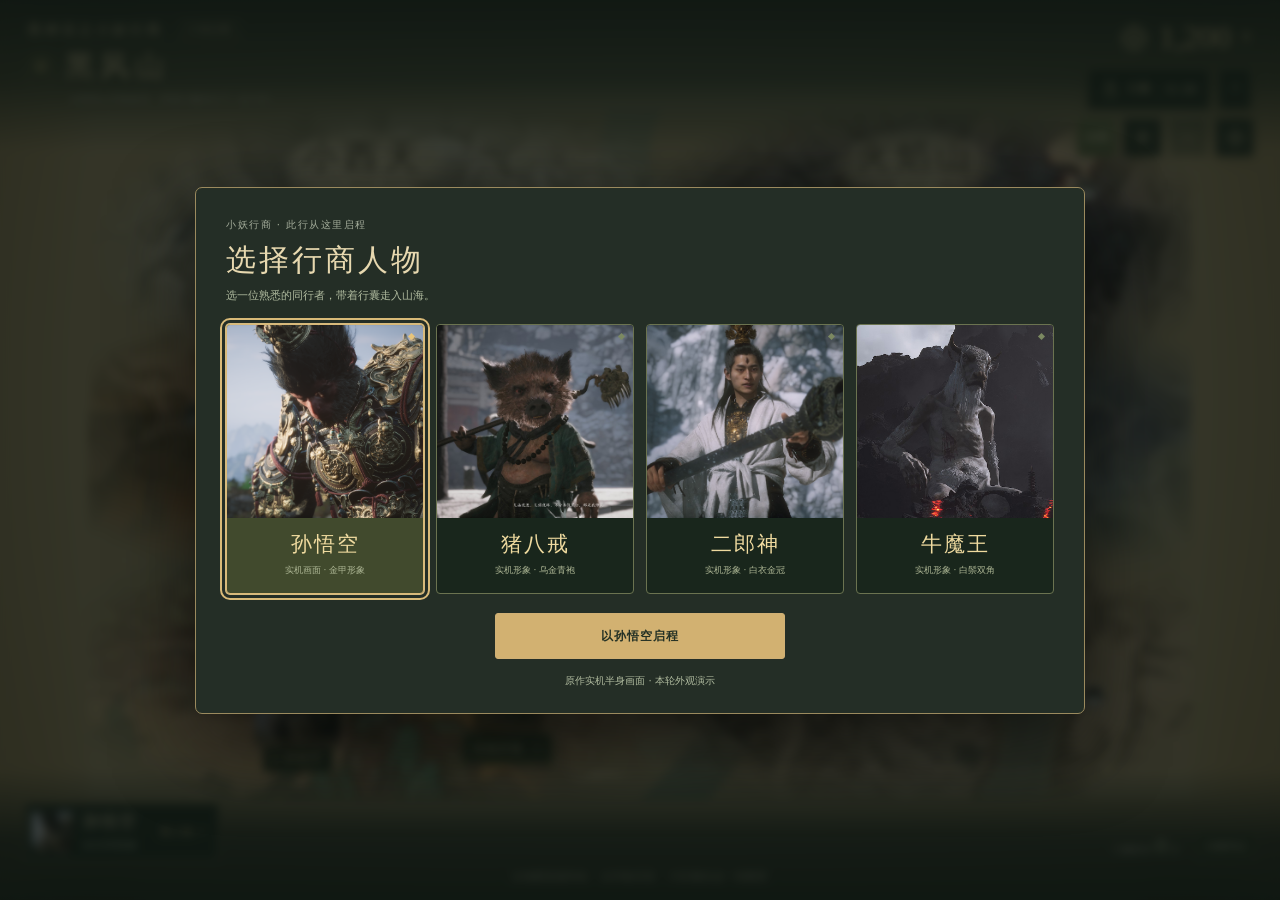
<file: index.html>
<!doctype html>
<html lang="zh-CN"><head><meta charset="utf-8"><meta name="viewport" content="width=device-width, initial-scale=1, viewport-fit=cover"><meta name="theme-color" content="#1c2b21"><meta name="robots" content="noindex,nofollow"><title>黑神话之小妖行商 · M1-R4 六区总地图</title><link rel="icon" href="data:,"><link rel="stylesheet" href="styles.css?v=m1-r4"><link rel="stylesheet" href="scene.css?v=m1-r4"><link rel="stylesheet" href="world.css?v=m1-r4"><script defer src="demo-data.js?v=m1-r4"></script><script defer src="world-map.js?v=m1-r4"></script><script defer src="characters.js?v=m1-r4"></script><script defer src="scene.js?v=m1-r4"></script><script defer src="app.js?v=m1-r4"></script></head><body>
  <svg class="svg-definitions" xmlns="http://www.w3.org/2000/svg" aria-hidden="true">
    <symbol id="i-coin" viewBox="0 0 32 32"><circle cx="16" cy="16" r="12"/><path d="M12 12h8v8h-8zM16 4v4m0 16v4M4 16h4m16 0h4"/></symbol>
    <symbol id="i-bag" viewBox="0 0 32 32"><path d="m10 4 6 3 6-3-3 9c5 4 8 7 7 11s-5 5-10 5S7 28 6 24s2-7 7-11Z"/><path d="M10 13h12m-7 7 3 3m-3 0 3-3"/></symbol>
    <symbol id="i-rise" viewBox="0 0 32 32"><path d="M5 25h23M6 20l8-8 6 5 8-10m-8 0h8v8"/></symbol>
    <symbol id="i-route" viewBox="0 0 32 32"><circle cx="7" cy="7" r="3"/><circle cx="25" cy="25" r="3"/><path d="M10 7h11a6 6 0 0 1 0 12H11a6 6 0 0 0 0 12" stroke-dasharray="3 3"/></symbol>
    <symbol id="i-reset" viewBox="0 0 32 32"><path d="M7 10a11 11 0 1 1-1 11M7 3v8h8"/></symbol>
    <symbol id="i-close" viewBox="0 0 32 32"><path d="m8 8 16 16M24 8 8 24"/></symbol>
    <symbol id="i-arrow" viewBox="0 0 32 32"><path d="M5 16h22m-9-9 9 9-9 9"/></symbol>
    <symbol id="i-station" viewBox="0 0 32 32"><path d="M6 26h20M9 25V14h14v11M5 14l11-9 11 9ZM14 25v-7h4v7M16 2v4"/></symbol>
    <symbol id="i-herb" viewBox="0 0 48 48"><path d="M22 40c0-14 5-22 13-30M23 30C9 31 7 21 8 14c12-1 19 5 15 16ZM28 22C27 10 34 6 42 6c2 10-4 17-14 16Z" fill="currentColor" fill-opacity=".15"/><path d="m22 38-3-15m7 2 11-12"/></symbol>
    <symbol id="i-ore" viewBox="0 0 48 48"><path d="m7 29 9-18 16-3 11 20-9 13H16Z" fill="currentColor" fill-opacity=".16"/><path d="m16 11 9 13 7-16M7 29l18-5 9 17m-9-17-9 17m9-17 18 4"/></symbol>
    <symbol id="i-silk" viewBox="0 0 48 48"><path d="M10 10h24v28H10a5 5 0 0 1 0-10h30M10 10a5 5 0 0 0 0 10h24M34 10a5 5 0 0 1 5 5v18a5 5 0 0 1-5 5" fill="currentColor" fill-opacity=".13"/><path d="M10 20v8m7-7v6m9-6v6M8 33h21"/></symbol>
    <symbol id="i-wine" viewBox="0 0 48 48"><path d="M19 6h10v6l-3 5c9 2 13 9 10 17s-21 8-24 0 1-15 10-17l-3-5Z" fill="currentColor" fill-opacity=".16"/><path d="M18 11h12M14 25c6 4 14 4 20 0M18 31c4 2 8 2 12 0"/></symbol>
    <symbol id="i-trader" viewBox="0 0 64 64"><path d="m14 26-5-17 19 11M50 26l5-17-19 11" fill="currentColor" fill-opacity=".2"/><path d="M13 30c0-14 38-14 38 0 0 8-8 20-19 23-11-3-19-15-19-23Z"/><path d="m19 30 9 5m17-5-9 5m-8 6 4 3 4-3M21 51l-7 9m29-9 7 9M8 28h48M25 17l7-8 7 8"/></symbol>
  </svg>
<main id="game-scene" class="game-scene" data-region="blackwind">
  <div id="map-viewport" class="map-viewport" aria-label="六大区总地图，点击地形或地名直接到站，放大后可拖动">
    <div id="map-world" class="map-world">
      <svg id="world-art" class="world-art" xmlns="http://www.w3.org/2000/svg" role="img" aria-label="同时包含黑风山、黄风岭、小西天、盘丝岭、火焰山、花果山的行商总地图"></svg>
      <nav id="region-map" class="world-regions" aria-label="总地图六大区"></nav>
      <span id="landing-ripple" class="landing-ripple" aria-hidden="true"></span>
      <button id="player-actor" class="scene-actor" type="button" aria-label="查看孙悟空的行囊"><span class="actor-shadow" aria-hidden="true"></span><span id="player-figure"></span><span class="player-nameplate" id="player-name">孙悟空</span></button>
      <button id="merchant-hotspot" class="merchant-hotspot" type="button" aria-label="与商人交易"><span class="stall-roof" aria-hidden="true"></span><span class="stall-counter" aria-hidden="true"><img src="assets/original/items/item-licorice.png" alt=""><img src="assets/original/items/item-pinebrew.png" alt=""></span><span class="stall-label">当地市集<svg class="icon" aria-hidden="true"><use href="#i-arrow"/></svg></span><span class="stall-hint">点此买卖</span></button>
    </div>
  </div>
  <div class="scene-vignette" aria-hidden="true"></div>
  <header class="scene-hud"><div><div class="scene-brand">黑神话之小妖行商 <span class="world-badge">六域总图</span></div><div class="scene-location"><span id="station-number">壹</span><h1 id="station-name">黑风山</h1></div><p class="scene-location-note" id="station-description">带着行囊，走一趟山间商路。</p></div><div class="hud-right"><div class="hud-purse"><svg class="icon" aria-hidden="true"><use href="#i-coin"/></svg><strong id="cash-value">1,200</strong><small>文</small></div><div class="hud-tools"><button id="open-bag" class="scene-control" type="button" aria-label="打开行囊"><svg class="icon" aria-hidden="true"><use href="#i-bag"/></svg>行囊<span class="hud-bag-count"><span id="bag-value">0</span> / 20</span></button><button id="help-button" class="scene-control" type="button" aria-label="查看玩法说明">?</button></div></div></header>
  <div class="camera-tools" aria-label="镜头操作"><button id="world-overview" class="scene-control is-active" type="button" aria-label="查看六大区全图">全图</button><button id="zoom-in" class="scene-control" type="button" aria-label="放大地图">+</button><button id="zoom-out" class="scene-control" type="button" aria-label="缩小地图">−</button><button id="locate-player" class="scene-control" type="button" aria-label="定位人物">⌖</button></div>
  <div id="scene-feedback" class="scene-feedback" role="status" aria-live="polite"></div>
  <footer class="scene-bottom"><div class="player-tools"><button id="character-button" class="character-switch" type="button" aria-label="更换人物"><img id="hud-portrait" src="assets/original/characters/wukong-idle.png" alt="孙悟空"><span><strong id="current-character">孙悟空</strong><small>此行所用形象</small></span><span>换人物 ↗</span></button><div class="scene-summary"><span>已赚差价 <strong id="profit-value">0</strong> 文</span><button id="journal-button" type="button" aria-expanded="false" aria-controls="scene-log">行商手记</button></div></div><p class="scene-instruction">点地图直接到站 · 点市集买卖 · 六区都在这一张图里</p></footer>
  <aside id="scene-log" class="scene-log" hidden><h2>行商手记</h2><ol id="journal-list" aria-live="polite"></ol></aside>
</main>
<div id="toast" class="toast" role="status" aria-live="polite"></div>
<dialog id="character-dialog" class="game-dialog character-dialog" aria-labelledby="character-title"><button id="close-character" class="icon-button dialog-close" type="button" data-close-dialog="character-dialog" aria-label="关闭选角" hidden><svg class="icon" aria-hidden="true"><use href="#i-close"/></svg></button><span class="eyebrow">小妖行商 · 此行从这里启程</span><h2 id="character-title">选择行商人物</h2><p>选一位熟悉的同行者，带着行囊走入山海。</p><div id="character-options" class="character-options" role="group" aria-label="可选人物"></div><button id="confirm-character" class="primary-button" type="button">以孙悟空启程</button><p class="character-note">原作实机半身画面 · 本轮外观演示</p></dialog>
<dialog id="market-dialog" class="market-dialog" aria-labelledby="market-title"><button type="button" class="icon-button dialog-close" data-close-dialog="market-dialog" aria-label="返回地图"><svg class="icon" aria-hidden="true"><use href="#i-close"/></svg></button>
      <section class="trading-panel panel" aria-labelledby="market-title">
        <div class="section-heading original-market-heading"><div><span class="eyebrow" id="market-eyebrow">第一回 · 黑风山</span><h2 id="market-title" tabindex="-1">黑风山市集</h2></div><span class="open-tag"><i></i>开市中</span></div>
        <div class="trade-tabs" role="tablist" aria-label="市集与行囊"><button type="button" id="market-tab" class="trade-tab is-active" role="tab" aria-selected="true" aria-controls="market-panel" tabindex="0"><img class="tab-art" src="assets/original/icons/ui-materials.png" alt="">当地市集<span>04</span></button><button type="button" id="bag-tab" class="trade-tab" role="tab" aria-selected="false" aria-controls="bag-panel" tabindex="-1"><img class="tab-art" src="assets/original/icons/ui-key-items.png" alt="">我的行囊<span id="bag-tab-count">0</span></button></div>
        <section id="market-panel" role="tabpanel" aria-labelledby="market-tab"><div class="list-heading"><span>在售货物</span><span>当地单价</span></div><div id="market-list" class="goods-list"></div><p class="market-note">每份占 1 格行囊 · 各站使用固定演示行情</p></section>
        <section id="bag-panel" role="tabpanel" aria-labelledby="bag-tab" hidden><div id="bag-list" class="goods-list"></div><div id="bag-empty" class="bag-empty"><svg class="icon" aria-hidden="true"><use href="#i-bag"/></svg><h3>行囊还空着</h3><p>挑几件货物，带到别处做笔生意。</p><button id="empty-to-market" class="secondary-button" type="button">去市集挑货</button></div><p class="market-note" id="bag-note">换个站点，再来看看手中货物值多少。</p></section>
        <div class="trading-footer"><span class="tiny-diamond" aria-hidden="true"></span><p>买在便宜处，卖在紧俏时。</p><span class="tiny-diamond" aria-hidden="true"></span></div>
      </section>
</dialog>
  <dialog id="trade-dialog" class="game-dialog trade-dialog" aria-labelledby="trade-title">
    <button type="button" class="icon-button dialog-close" data-close-dialog="trade-dialog" aria-label="关闭交易"><svg class="icon" aria-hidden="true"><use href="#i-close"/></svg></button>
    <form id="trade-form" novalidate>
      <span class="eyebrow" id="trade-location">黑风山市集</span>
      <div class="trade-dialog-heading"><div id="trade-goods-icon" class="goods-icon"></div><div><h2 id="trade-title">买入甘草</h2><p id="trade-price">36 文 / 份</p></div></div>
      <div class="quantity-label"><label for="trade-quantity">交易数量</label><button id="quantity-max" class="text-button" type="button">最多 <span id="quantity-max-value">20</span> 份</button></div>
      <div class="quantity-stepper"><button id="quantity-minus" type="button" aria-label="减少一份">−</button><input id="trade-quantity" type="number" inputmode="numeric" min="1" max="999" step="1" value="1" autocomplete="off"><button id="quantity-plus" type="button" aria-label="增加一份">+</button></div>
      <p id="trade-quota" class="quota-hint">行囊剩余 20 格</p>
      <dl class="trade-summary"><div><dt id="trade-total-label">合计支出</dt><dd id="trade-total">36 文</dd></div><div><dt>交易后盘缠</dt><dd id="trade-cash-after">1,164 文</dd></div><div><dt id="trade-result-label">交易后行囊</dt><dd id="trade-result">1 / 20 格</dd></div></dl>
      <p id="trade-error" class="trade-error" role="alert" hidden></p>
      <button id="trade-submit" class="primary-button" type="submit">确认买入</button>
    </form>
  </dialog>

  <dialog id="help-dialog" class="game-dialog help-dialog" aria-labelledby="help-title"><button type="button" class="icon-button dialog-close" data-close-dialog="help-dialog" aria-label="关闭说明"><svg class="icon" aria-hidden="true"><use href="#i-close"/></svg></button><span class="eyebrow">小妖行商 · 试玩说明</span><h2 id="help-title">走一趟，赚一笔</h2><ol class="help-steps"><li><span>壹</span><div><h3>逛市集，挑货物</h3><p>在总图上点人物身边的“当地市集”，选择货物与买入数量。</p></div></li><li><span>贰</span><div><h3>点地图，直接到站</h3><p>直接点总图上的地形或大区名，人物带着货物抵达该区，总地图始终保留。</p></div></li><li><span>叁</span><div><h3>开行囊，卖出赚差价</h3><p>点图上的人物或右上角“行囊”，查看持货并卖出，成交后回到地图。</p></div></li></ol><p class="help-note">本版为界面演示：四个人物外观可选；初始 1,200 文、20 格行囊；行情固定，刷新重置。六区地形取自原作行旅图并作总图布局；人物直接使用实机截图，当前显示为半身形象。</p><button type="button" class="primary-button" data-close-dialog="help-dialog">回到地图</button><div class="help-links"><a href="materials.html" target="_blank" rel="noopener">原作素材库 ↗</a><button id="reset-button" type="button" aria-label="重置本次试玩">重新启程</button></div></dialog>

  <dialog id="reset-dialog" class="game-dialog reset-dialog" aria-labelledby="reset-title"><span class="eyebrow">重新启程</span><h2 id="reset-title">重置这次试玩？</h2><p>盘缠、货物和收益会回到起点。</p><div class="reset-actions"><button type="button" class="secondary-button" data-close-dialog="reset-dialog">继续这趟</button><button type="button" class="primary-button" id="confirm-reset">重新开始</button></div></dialog>
</body></html>
</file>
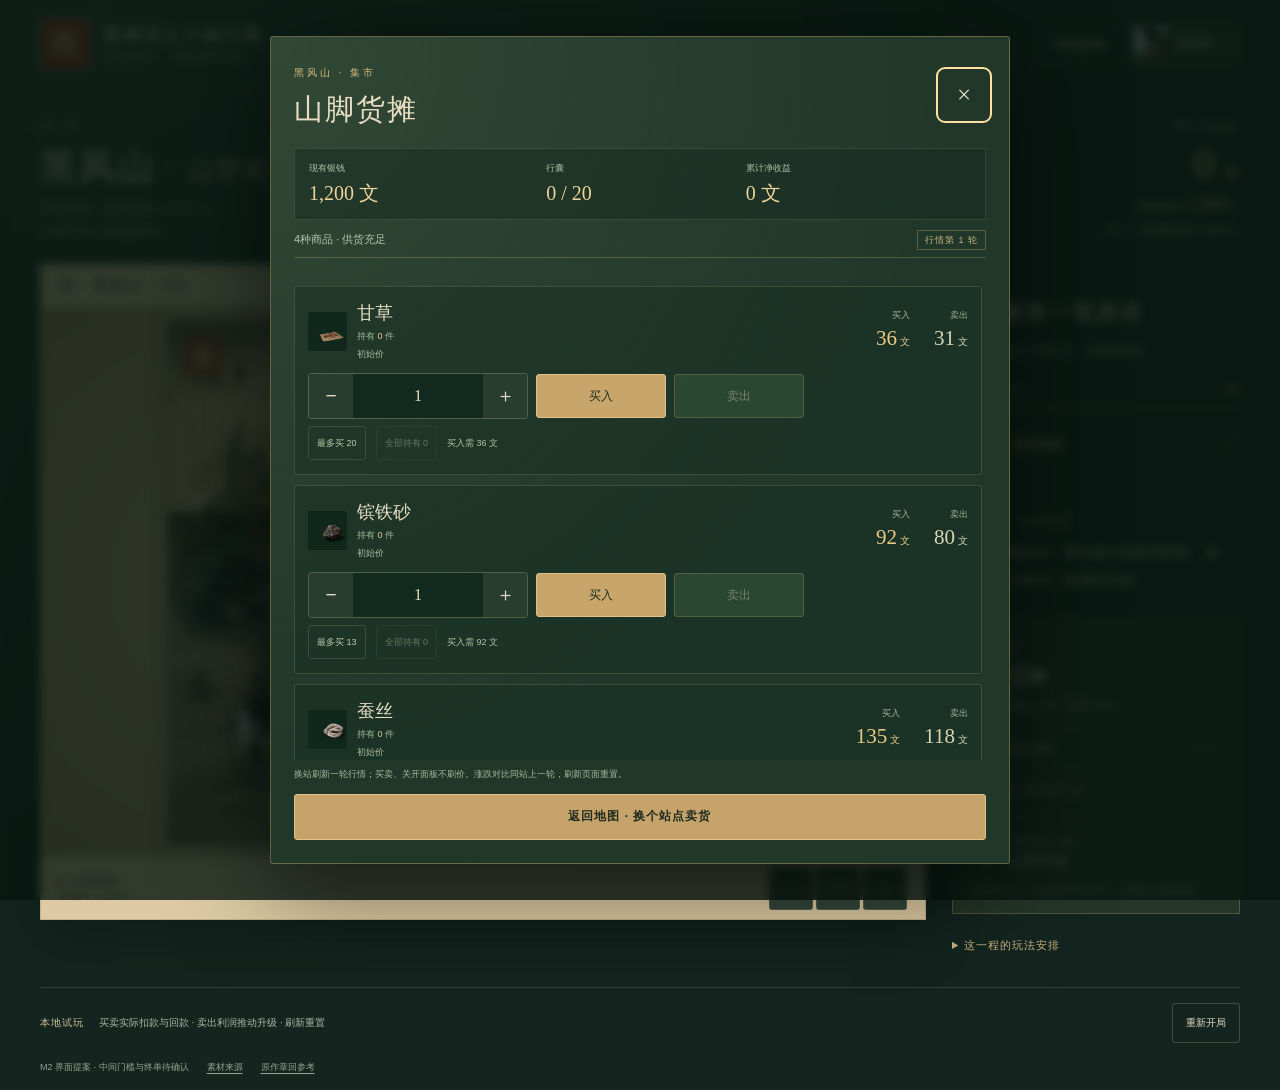
<file: preview/m2/index.html>
<!doctype html>
<html lang="zh-CN">
<head>
  <meta charset="utf-8">
  <meta name="viewport" content="width=device-width,initial-scale=1,viewport-fit=cover">
  <meta name="theme-color" content="#172a23">
  <title>山海商途 · 地图进阶预览 | 黑神话之小妖行商</title>
  <link rel="icon" href="data:,">
  <link rel="stylesheet" href="progression.css?v=m2-r4-moving-market">
  <script src="progression-data.js?v=m2-r4-moving-market" defer></script>
  <script src="market-data.js?v=m2-r4-moving-market" defer></script>
  <script src="trading.js?v=m2-r4-moving-market" defer></script>
  <script src="market-preview.js?v=m2-r4-moving-market" defer></script>
  <script src="progression.js?v=m2-r4-moving-market" defer></script>
</head>
<body>
  <header class="topbar">
    <a class="brand" href="../../"><span class="seal">商</span><span>黑神话之小妖行商<small>山海商途 · 地图进阶预览</small></span></a>
    <nav aria-label="预览工具"><button id="route-open" class="quiet">六程目标</button><button id="character-open" class="character-control" aria-label="更换人物"><img id="current-character" alt=""><span id="character-name"></span><span aria-hidden="true">⌄</span></button></nav>
  </header>
  <main>
    <div class="journey-header">
      <div class="chapter-heading"><span class="eyebrow" id="chapter-number">第一程</span><h1><span id="stage-name">黑风山</span><i>·</i><span id="stage-title">山野初行</span></h1><p id="stage-brief">一图一程，赚够盘缠再启程。</p><p id="market-clock" class="market-clock">已行商0程 · 换站刷新行情</p></div>
      <div class="earnings"><span>累计净收益</span><div><strong id="profit">0</strong><span>文</span></div><p class="cash-note">现有银钱 <strong id="cash">1,200</strong> 文</p><p id="remaining"></p></div>
    </div>
    <div class="play-layout">
      <section class="map-panel" aria-label="当前整张地图">
        <div class="map-topline"><span id="map-status">壹 · 黑风山行旅</span><span>点站点 · 到站看价</span></div>
        <div id="map-viewport" class="map-viewport">
          <div id="map-world" class="map-world">
            <img id="terrain" class="terrain" alt="黑风山行旅图" draggable="false">
            <div class="map-wash" aria-hidden="true"></div>
            <svg class="route-lines" viewBox="0 0 100 100" preserveAspectRatio="none" aria-hidden="true"><path id="map-route"></path></svg>
            <div id="map-stops"></div>
            <div id="actor" class="actor"><img id="actor-image" alt=""><span id="actor-name"></span></div>
            <div class="map-signature" aria-hidden="true"><span id="map-seal">壹</span><small>山海行商图</small></div>
          </div>
        </div>
        <div class="map-bottomline"><div class="map-caption"><span><b class="location-dot"></b><span id="location">山脚货摊</span></span><small>原图参考 · 点位提案</small></div><div class="camera-tools" aria-label="地图视图"><button id="zoom-out" aria-label="缩小地图">−</button><button id="map-fit">全图</button><button id="zoom-in" aria-label="放大地图">＋</button></div></div>
      </section>
      <aside class="mission-panel">
        <section class="mission">
          <span class="eyebrow">本程目标</span><h2 id="mission-title">学会赚第一笔差价</h2>
          <p id="mission-goal"></p>
          <div class="progress-label"><span id="progress-label"></span><strong id="progress-percent">0%</strong></div>
          <div id="progress-track" class="progress-track" role="progressbar" aria-label="本程收益目标进度" aria-valuemin="0" aria-valuemax="100" aria-valuenow="0"><span id="progress-fill"></span></div>
          <div class="next-map"><small id="next-label">下一张地图</small><strong id="next-name">黄风岭</strong><span aria-hidden="true">↗</span></div>
        </section>
        <section class="story"><span class="eyebrow">行商篇章 · 改编提案</span><p id="story-text"></p></section>
        <section class="trade-preview">
          <div class="station-market-summary"><span class="eyebrow">本站商品</span><h3 id="market-current-name">山脚货摊</h3><p id="market-summary">甘草、镔铁砂、蚕丝、松醪</p><button id="market-open">进入本站买卖 <span aria-hidden="true">↗</span></button><p id="bag-summary">行囊 0 / 20</p></div>
          <div class="cargo"><img id="cargo-icon" alt=""><div><small id="trade-location">山脚货摊</small><strong id="cargo-name">山野药材</strong></div></div>
          <button id="trade-button" class="primary"></button><p id="trade-hint">模拟收益用于评审地图节奏。</p>
        </section>
        <details class="idea"><summary>这一程的玩法安排</summary><p id="stage-idea"></p><small>价格与升级数值为当前试玩配置。</small></details>
      </aside>
    </div>
    <section class="demo-tools" aria-label="本地试玩">
      <span><b>本地试玩</b> 买卖实际扣款与回款 · 卖出利润推动升级 · 刷新重置</span>
      <div><button id="reset" class="quiet">重新开局</button></div>
    </section>
    <footer><span>M2 界面提案 · 中间门槛与终单待确认</span><a href="../../materials.html" target="_blank" rel="noopener">素材来源</a><a href="https://wiki.biligame.com/wukong/%E7%AB%A0%E5%9B%9E" target="_blank" rel="noopener">原作章回参考</a></footer>
  </main>
  <div class="mobile-action"><div><small>当前站点 · <span id="mobile-location">山脚货摊</span></small><span id="mobile-cargo">行囊 0 / 20</span></div><button id="mobile-trade" class="primary">打开本站买卖</button></div>
  <div id="feedback" class="feedback" role="status" aria-live="polite"></div>
  <dialog id="route-dialog" class="route-dialog"><div class="dialog-heading"><div><span class="eyebrow">每一程，都有目的地</span><h2>六程目标</h2></div><button class="close" data-close aria-label="关闭六程目标">×</button></div><p class="dialog-note">收益累计、不清零。10万文进入花果山；其余门槛与收尾为提案。</p><ol id="route-list"></ol><p class="small-note">成长节奏提案：前期较快换图，后期由更高收益的订单推动。</p></dialog>
  <dialog id="character-dialog" class="character-dialog"><div class="dialog-heading"><div><span class="eyebrow">同行之人</span><h2>选择人物形象</h2></div><button class="close" data-close aria-label="关闭人物选择">×</button></div><div id="character-list" class="character-list"></div><p class="small-note">原作实机截图 · 当前为半身呈现 · 外观不改变收益</p></dialog>
  <dialog id="arrival-dialog" class="arrival-dialog"><div class="arrival-symbol" id="arrival-symbol">贰</div><span class="eyebrow" id="arrival-eyebrow">新地图已开启</span><h2 id="arrival-title"></h2><p id="arrival-description"></p><button id="arrival-continue" class="primary">踏上新程</button></dialog>
  <dialog id="market-dialog" class="market-dialog" aria-labelledby="market-title">
    <div class="dialog-heading"><div><span class="eyebrow" id="market-chapter">黑风山 · 集市</span><h2 id="market-title">山脚货摊</h2></div><button class="close" data-close aria-label="关闭本站买卖" autofocus>×</button></div>
    <div class="market-wallet"><span>现有银钱<strong id="market-cash">1,200 文</strong></span><span>行囊<strong id="market-space">0 / 20</strong></span><span>累计净收益<strong id="market-profit">0 文</strong></span></div>
    <div class="quote-meta"><span id="market-count">4种商品</span><span id="market-round" class="quote-demo">行情第1轮</span></div>
    <p id="trade-message" class="trade-message" role="status" aria-live="polite">选择数量后，点“买入”或“卖出”。</p>
    <div id="market-rows" class="trade-list" aria-label="本站商品与买卖操作"></div>
    <p class="market-help">换站刷新一轮行情；买卖、关开面板不刷价。涨跌对比同站上一轮，刷新页面重置。</p>
    <button id="market-return" class="primary">返回地图 · 换个站点卖货</button>
  </dialog>
</body>
</html>
</file>
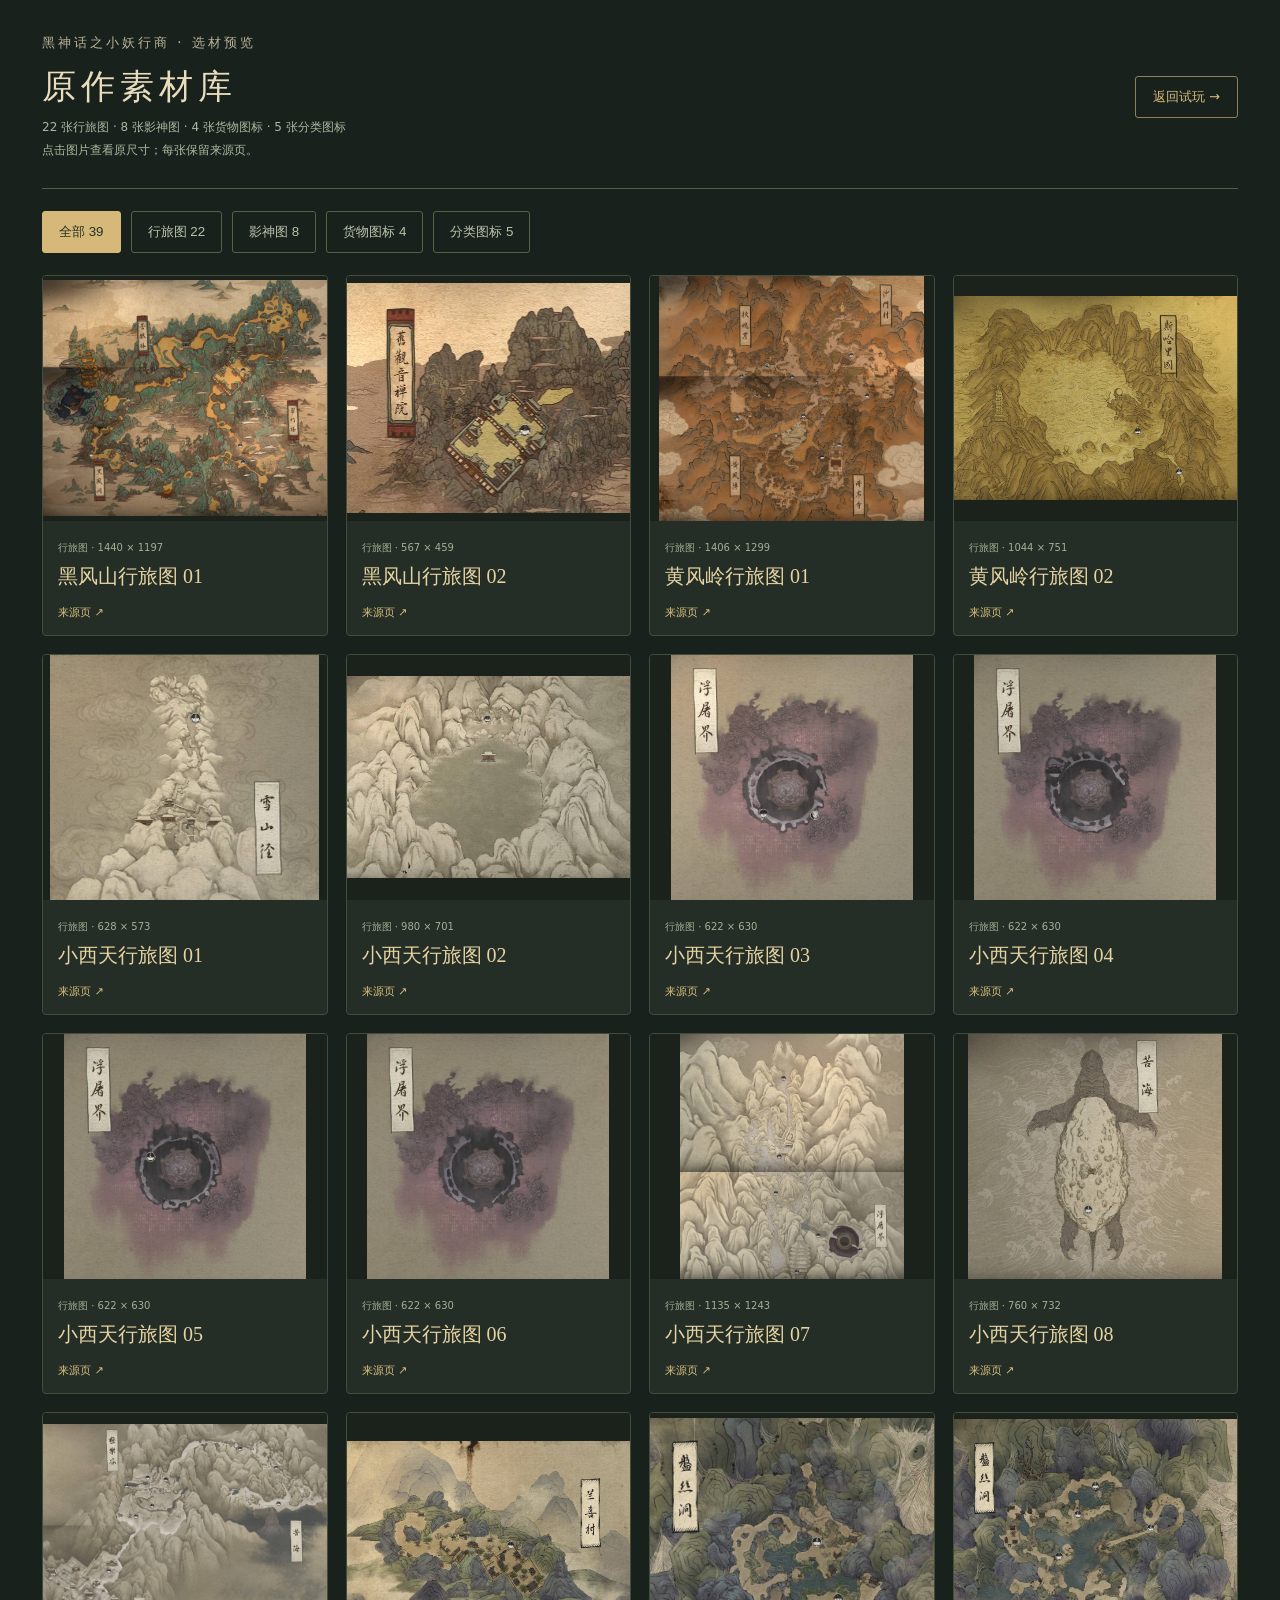
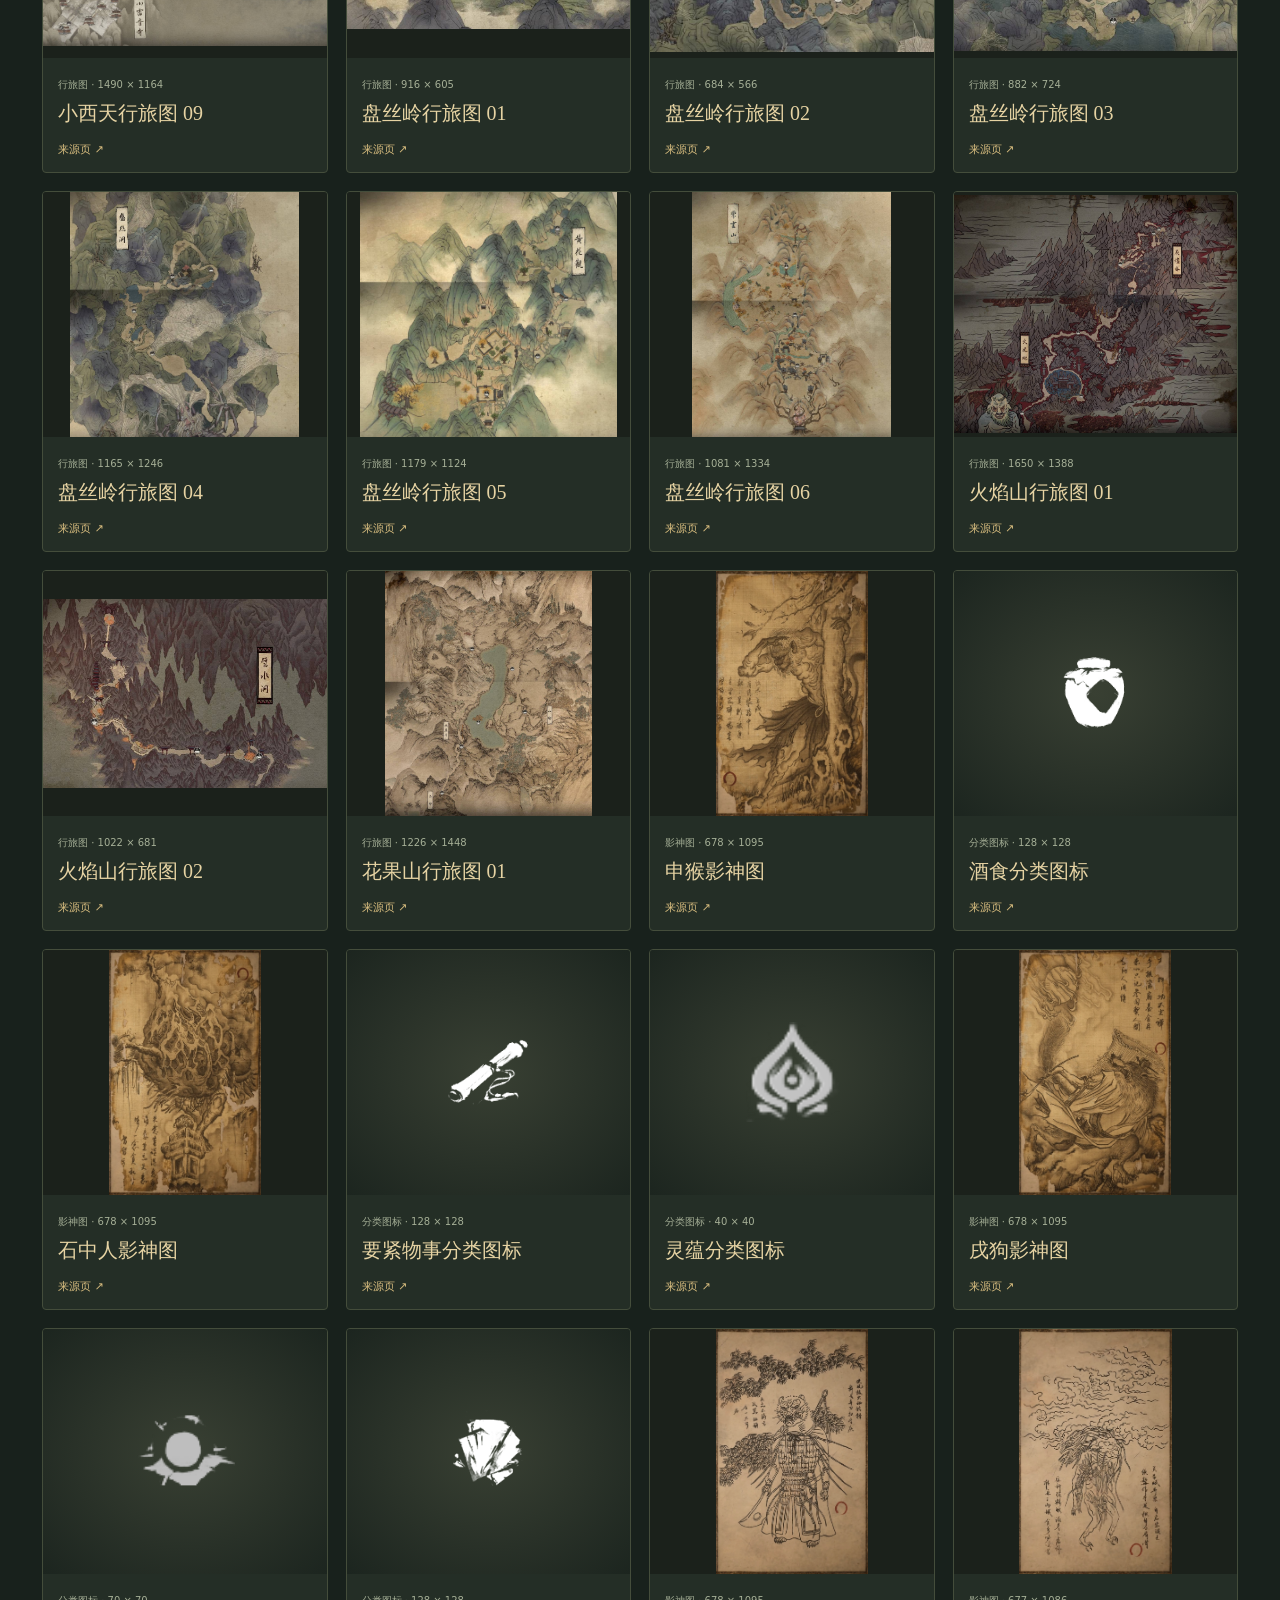
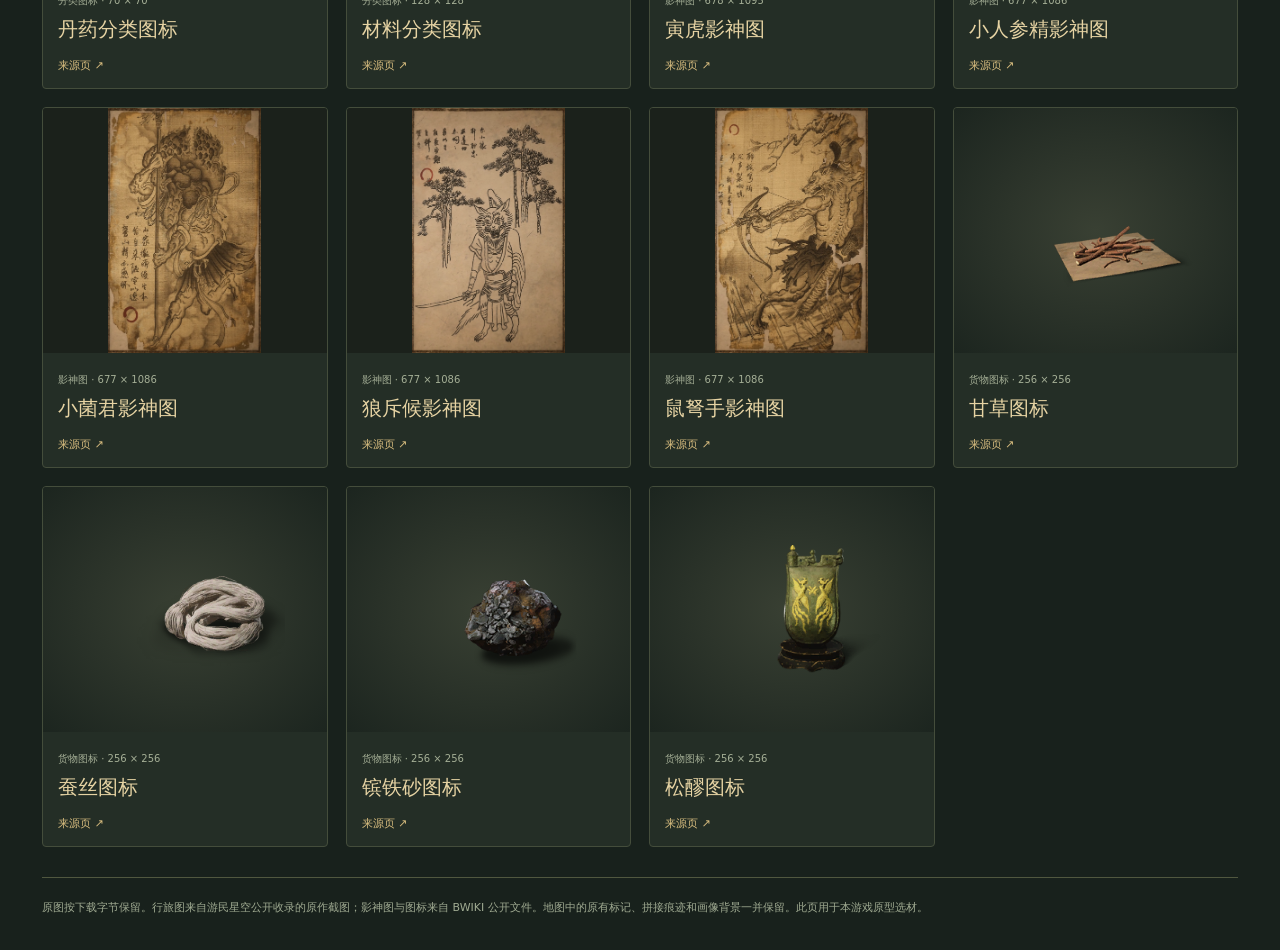
<file: materials.html>
<!doctype html><html lang="zh-CN"><head><meta charset="utf-8"><meta name="viewport" content="width=device-width, initial-scale=1"><meta name="robots" content="noindex,nofollow"><title>原作素材库 · 黑神话之小妖行商</title><link rel="icon" href="data:,"><style>
:root{color-scheme:dark;font-family:"Microsoft YaHei","PingFang SC",system-ui,sans-serif;background:#18211c;color:#e8ddbd}*{box-sizing:border-box}body{margin:0}main{max-width:1260px;padding:32px;margin:auto}header{display:flex;align-items:center;justify-content:space-between;gap:20px;padding-bottom:26px;border-bottom:1px solid #565d46}header small{color:#b9b49a;letter-spacing:3px}h1{font:34px "KaiTi",serif;letter-spacing:5px;margin:12px 0 6px}header p{font-size:12px;color:#aeb69f;line-height:1.9;margin:0}a{color:#d8bd7f;text-decoration:none}a:hover{text-decoration:underline}.back{padding:11px 17px;border:1px solid #8e815c;white-space:nowrap;border-radius:3px;font-size:13px}.filters{display:flex;gap:10px;flex-wrap:wrap;padding:22px 0}.filters button{font:12px inherit;border:1px solid #596044;border-radius:3px;background:transparent;color:#bdc2ac;padding:10px 16px;cursor:pointer;min-height:42px}.filters button[aria-pressed=true]{color:#263326;background:#d6b878;border-color:#d6b878}.grid{display:grid;grid-template-columns:repeat(4,minmax(0,1fr));gap:18px}.asset-card{border:1px solid #444d3b;border-radius:4px;overflow:hidden;background:#242e26}.asset-image{display:flex;align-items:center;justify-content:center;width:100%;height:245px;overflow:hidden;background:#1b211b}.asset-image img{display:block;width:100%;height:100%;object-fit:contain}.asset-image.items,.asset-image.icons{background:radial-gradient(#394033,#1c251f)}.asset-image.items img{max-width:200px;max-height:200px}.asset-image.icons img{max-width:100px;max-height:100px;object-fit:contain}.asset-caption{padding:15px}.asset-caption span{font-size:10px;color:#a5af96}.asset-caption h2{font:20px "KaiTi",serif;color:#e6d3a3;margin:8px 0 11px}.asset-caption>a{font-size:11px}footer{border-top:1px solid #50573f;color:#a0ab92;font-size:11px;line-height:1.9;margin-top:30px;padding-top:20px}[hidden]{display:none!important}button:focus-visible,a:focus-visible{outline:2px solid #e7ce8e;outline-offset:3px}@media(max-width:900px){.grid{grid-template-columns:repeat(3,minmax(0,1fr))}}@media(max-width:640px){main{padding:22px 15px}header{align-items:flex-start}h1{font-size:27px}header p{font-size:11px}.back{padding:9px;font-size:11px}.grid{grid-template-columns:repeat(2,minmax(0,1fr));gap:12px}.asset-image{height:205px}.asset-caption{padding:11px}.asset-caption h2{font-size:17px}.filters{gap:7px}.filters button{padding:8px 10px;font-size:11px}.asset-image.items img{max-width:160px;max-height:160px}}
</style></head><body><main><header><div><small>黑神话之小妖行商 · 选材预览</small><h1>原作素材库</h1><p>22 张行旅图 · 8 张影神图 · 4 张货物图标 · 5 张分类图标<br>点击图片查看原尺寸；每张保留来源页。</p></div><a class="back" href="index.html">返回试玩 →</a></header><nav class="filters" aria-label="素材分类"><button type="button" data-filter="all" aria-pressed="true">全部 39</button><button type="button" data-filter="maps" aria-pressed="false">行旅图 22</button><button type="button" data-filter="portraits" aria-pressed="false">影神图 8</button><button type="button" data-filter="items" aria-pressed="false">货物图标 4</button><button type="button" data-filter="icons" aria-pressed="false">分类图标 5</button></nav><section class="grid" aria-label="素材列表"><article class="asset-card" data-kind="maps"><a class="asset-image maps" href="assets/original/maps/map-black-wind-mountain-01.jpg" target="_blank" rel="noopener" aria-label="查看黑风山行旅图 01原图"><img src="assets/original/maps/map-black-wind-mountain-01.jpg" alt="黑风山行旅图 01" loading="lazy" width="1440" height="1197"></a><div class="asset-caption"><span>行旅图 · 1440 × 1197</span><h2>黑风山行旅图 01</h2><a href="https://www.gamersky.com/handbook/202412/1859918.shtml" target="_blank" rel="noopener">来源页 ↗</a></div></article><article class="asset-card" data-kind="maps"><a class="asset-image maps" href="assets/original/maps/map-black-wind-mountain-02.jpg" target="_blank" rel="noopener" aria-label="查看黑风山行旅图 02原图"><img src="assets/original/maps/map-black-wind-mountain-02.jpg" alt="黑风山行旅图 02" loading="lazy" width="567" height="459"></a><div class="asset-caption"><span>行旅图 · 567 × 459</span><h2>黑风山行旅图 02</h2><a href="https://www.gamersky.com/handbook/202412/1859918.shtml" target="_blank" rel="noopener">来源页 ↗</a></div></article><article class="asset-card" data-kind="maps"><a class="asset-image maps" href="assets/original/maps/map-yellow-wind-ridge-01.jpg" target="_blank" rel="noopener" aria-label="查看黄风岭行旅图 01原图"><img src="assets/original/maps/map-yellow-wind-ridge-01.jpg" alt="黄风岭行旅图 01" loading="lazy" width="1406" height="1299"></a><div class="asset-caption"><span>行旅图 · 1406 × 1299</span><h2>黄风岭行旅图 01</h2><a href="https://www.gamersky.com/handbook/202412/1859918_2.shtml" target="_blank" rel="noopener">来源页 ↗</a></div></article><article class="asset-card" data-kind="maps"><a class="asset-image maps" href="assets/original/maps/map-yellow-wind-ridge-02.jpg" target="_blank" rel="noopener" aria-label="查看黄风岭行旅图 02原图"><img src="assets/original/maps/map-yellow-wind-ridge-02.jpg" alt="黄风岭行旅图 02" loading="lazy" width="1044" height="751"></a><div class="asset-caption"><span>行旅图 · 1044 × 751</span><h2>黄风岭行旅图 02</h2><a href="https://www.gamersky.com/handbook/202412/1859918_2.shtml" target="_blank" rel="noopener">来源页 ↗</a></div></article><article class="asset-card" data-kind="maps"><a class="asset-image maps" href="assets/original/maps/map-new-west-01.jpg" target="_blank" rel="noopener" aria-label="查看小西天行旅图 01原图"><img src="assets/original/maps/map-new-west-01.jpg" alt="小西天行旅图 01" loading="lazy" width="628" height="573"></a><div class="asset-caption"><span>行旅图 · 628 × 573</span><h2>小西天行旅图 01</h2><a href="https://www.gamersky.com/handbook/202412/1859918_3.shtml" target="_blank" rel="noopener">来源页 ↗</a></div></article><article class="asset-card" data-kind="maps"><a class="asset-image maps" href="assets/original/maps/map-new-west-02.jpg" target="_blank" rel="noopener" aria-label="查看小西天行旅图 02原图"><img src="assets/original/maps/map-new-west-02.jpg" alt="小西天行旅图 02" loading="lazy" width="980" height="701"></a><div class="asset-caption"><span>行旅图 · 980 × 701</span><h2>小西天行旅图 02</h2><a href="https://www.gamersky.com/handbook/202412/1859918_3.shtml" target="_blank" rel="noopener">来源页 ↗</a></div></article><article class="asset-card" data-kind="maps"><a class="asset-image maps" href="assets/original/maps/map-new-west-03.jpg" target="_blank" rel="noopener" aria-label="查看小西天行旅图 03原图"><img src="assets/original/maps/map-new-west-03.jpg" alt="小西天行旅图 03" loading="lazy" width="622" height="630"></a><div class="asset-caption"><span>行旅图 · 622 × 630</span><h2>小西天行旅图 03</h2><a href="https://www.gamersky.com/handbook/202412/1859918_3.shtml" target="_blank" rel="noopener">来源页 ↗</a></div></article><article class="asset-card" data-kind="maps"><a class="asset-image maps" href="assets/original/maps/map-new-west-04.jpg" target="_blank" rel="noopener" aria-label="查看小西天行旅图 04原图"><img src="assets/original/maps/map-new-west-04.jpg" alt="小西天行旅图 04" loading="lazy" width="622" height="630"></a><div class="asset-caption"><span>行旅图 · 622 × 630</span><h2>小西天行旅图 04</h2><a href="https://www.gamersky.com/handbook/202412/1859918_3.shtml" target="_blank" rel="noopener">来源页 ↗</a></div></article><article class="asset-card" data-kind="maps"><a class="asset-image maps" href="assets/original/maps/map-new-west-05.jpg" target="_blank" rel="noopener" aria-label="查看小西天行旅图 05原图"><img src="assets/original/maps/map-new-west-05.jpg" alt="小西天行旅图 05" loading="lazy" width="622" height="630"></a><div class="asset-caption"><span>行旅图 · 622 × 630</span><h2>小西天行旅图 05</h2><a href="https://www.gamersky.com/handbook/202412/1859918_3.shtml" target="_blank" rel="noopener">来源页 ↗</a></div></article><article class="asset-card" data-kind="maps"><a class="asset-image maps" href="assets/original/maps/map-new-west-06.jpg" target="_blank" rel="noopener" aria-label="查看小西天行旅图 06原图"><img src="assets/original/maps/map-new-west-06.jpg" alt="小西天行旅图 06" loading="lazy" width="622" height="630"></a><div class="asset-caption"><span>行旅图 · 622 × 630</span><h2>小西天行旅图 06</h2><a href="https://www.gamersky.com/handbook/202412/1859918_3.shtml" target="_blank" rel="noopener">来源页 ↗</a></div></article><article class="asset-card" data-kind="maps"><a class="asset-image maps" href="assets/original/maps/map-new-west-07.jpg" target="_blank" rel="noopener" aria-label="查看小西天行旅图 07原图"><img src="assets/original/maps/map-new-west-07.jpg" alt="小西天行旅图 07" loading="lazy" width="1135" height="1243"></a><div class="asset-caption"><span>行旅图 · 1135 × 1243</span><h2>小西天行旅图 07</h2><a href="https://www.gamersky.com/handbook/202412/1859918_3.shtml" target="_blank" rel="noopener">来源页 ↗</a></div></article><article class="asset-card" data-kind="maps"><a class="asset-image maps" href="assets/original/maps/map-new-west-08.jpg" target="_blank" rel="noopener" aria-label="查看小西天行旅图 08原图"><img src="assets/original/maps/map-new-west-08.jpg" alt="小西天行旅图 08" loading="lazy" width="760" height="732"></a><div class="asset-caption"><span>行旅图 · 760 × 732</span><h2>小西天行旅图 08</h2><a href="https://www.gamersky.com/handbook/202412/1859918_3.shtml" target="_blank" rel="noopener">来源页 ↗</a></div></article><article class="asset-card" data-kind="maps"><a class="asset-image maps" href="assets/original/maps/map-new-west-09.jpg" target="_blank" rel="noopener" aria-label="查看小西天行旅图 09原图"><img src="assets/original/maps/map-new-west-09.jpg" alt="小西天行旅图 09" loading="lazy" width="1490" height="1164"></a><div class="asset-caption"><span>行旅图 · 1490 × 1164</span><h2>小西天行旅图 09</h2><a href="https://www.gamersky.com/handbook/202412/1859918_3.shtml" target="_blank" rel="noopener">来源页 ↗</a></div></article><article class="asset-card" data-kind="maps"><a class="asset-image maps" href="assets/original/maps/map-webbed-hollow-01.jpg" target="_blank" rel="noopener" aria-label="查看盘丝岭行旅图 01原图"><img src="assets/original/maps/map-webbed-hollow-01.jpg" alt="盘丝岭行旅图 01" loading="lazy" width="916" height="605"></a><div class="asset-caption"><span>行旅图 · 916 × 605</span><h2>盘丝岭行旅图 01</h2><a href="https://www.gamersky.com/handbook/202412/1859918_4.shtml" target="_blank" rel="noopener">来源页 ↗</a></div></article><article class="asset-card" data-kind="maps"><a class="asset-image maps" href="assets/original/maps/map-webbed-hollow-02.jpg" target="_blank" rel="noopener" aria-label="查看盘丝岭行旅图 02原图"><img src="assets/original/maps/map-webbed-hollow-02.jpg" alt="盘丝岭行旅图 02" loading="lazy" width="684" height="566"></a><div class="asset-caption"><span>行旅图 · 684 × 566</span><h2>盘丝岭行旅图 02</h2><a href="https://www.gamersky.com/handbook/202412/1859918_4.shtml" target="_blank" rel="noopener">来源页 ↗</a></div></article><article class="asset-card" data-kind="maps"><a class="asset-image maps" href="assets/original/maps/map-webbed-hollow-03.jpg" target="_blank" rel="noopener" aria-label="查看盘丝岭行旅图 03原图"><img src="assets/original/maps/map-webbed-hollow-03.jpg" alt="盘丝岭行旅图 03" loading="lazy" width="882" height="724"></a><div class="asset-caption"><span>行旅图 · 882 × 724</span><h2>盘丝岭行旅图 03</h2><a href="https://www.gamersky.com/handbook/202412/1859918_4.shtml" target="_blank" rel="noopener">来源页 ↗</a></div></article><article class="asset-card" data-kind="maps"><a class="asset-image maps" href="assets/original/maps/map-webbed-hollow-04.jpg" target="_blank" rel="noopener" aria-label="查看盘丝岭行旅图 04原图"><img src="assets/original/maps/map-webbed-hollow-04.jpg" alt="盘丝岭行旅图 04" loading="lazy" width="1165" height="1246"></a><div class="asset-caption"><span>行旅图 · 1165 × 1246</span><h2>盘丝岭行旅图 04</h2><a href="https://www.gamersky.com/handbook/202412/1859918_4.shtml" target="_blank" rel="noopener">来源页 ↗</a></div></article><article class="asset-card" data-kind="maps"><a class="asset-image maps" href="assets/original/maps/map-webbed-hollow-05.jpg" target="_blank" rel="noopener" aria-label="查看盘丝岭行旅图 05原图"><img src="assets/original/maps/map-webbed-hollow-05.jpg" alt="盘丝岭行旅图 05" loading="lazy" width="1179" height="1124"></a><div class="asset-caption"><span>行旅图 · 1179 × 1124</span><h2>盘丝岭行旅图 05</h2><a href="https://www.gamersky.com/handbook/202412/1859918_4.shtml" target="_blank" rel="noopener">来源页 ↗</a></div></article><article class="asset-card" data-kind="maps"><a class="asset-image maps" href="assets/original/maps/map-webbed-hollow-06.jpg" target="_blank" rel="noopener" aria-label="查看盘丝岭行旅图 06原图"><img src="assets/original/maps/map-webbed-hollow-06.jpg" alt="盘丝岭行旅图 06" loading="lazy" width="1081" height="1334"></a><div class="asset-caption"><span>行旅图 · 1081 × 1334</span><h2>盘丝岭行旅图 06</h2><a href="https://www.gamersky.com/handbook/202412/1859918_4.shtml" target="_blank" rel="noopener">来源页 ↗</a></div></article><article class="asset-card" data-kind="maps"><a class="asset-image maps" href="assets/original/maps/map-flaming-mountains-01.jpg" target="_blank" rel="noopener" aria-label="查看火焰山行旅图 01原图"><img src="assets/original/maps/map-flaming-mountains-01.jpg" alt="火焰山行旅图 01" loading="lazy" width="1650" height="1388"></a><div class="asset-caption"><span>行旅图 · 1650 × 1388</span><h2>火焰山行旅图 01</h2><a href="https://www.gamersky.com/handbook/202412/1859918_5.shtml" target="_blank" rel="noopener">来源页 ↗</a></div></article><article class="asset-card" data-kind="maps"><a class="asset-image maps" href="assets/original/maps/map-flaming-mountains-02.jpg" target="_blank" rel="noopener" aria-label="查看火焰山行旅图 02原图"><img src="assets/original/maps/map-flaming-mountains-02.jpg" alt="火焰山行旅图 02" loading="lazy" width="1022" height="681"></a><div class="asset-caption"><span>行旅图 · 1022 × 681</span><h2>火焰山行旅图 02</h2><a href="https://www.gamersky.com/handbook/202412/1859918_5.shtml" target="_blank" rel="noopener">来源页 ↗</a></div></article><article class="asset-card" data-kind="maps"><a class="asset-image maps" href="assets/original/maps/map-mount-huaguo-01.jpg" target="_blank" rel="noopener" aria-label="查看花果山行旅图 01原图"><img src="assets/original/maps/map-mount-huaguo-01.jpg" alt="花果山行旅图 01" loading="lazy" width="1226" height="1448"></a><div class="asset-caption"><span>行旅图 · 1226 × 1448</span><h2>花果山行旅图 01</h2><a href="https://www.gamersky.com/handbook/202412/1859918_6.shtml" target="_blank" rel="noopener">来源页 ↗</a></div></article><article class="asset-card" data-kind="portraits"><a class="asset-image portraits" href="assets/original/portraits/portrait-shen-monkey.png" target="_blank" rel="noopener" aria-label="查看申猴影神图原图"><img src="assets/original/portraits/portrait-shen-monkey.png" alt="申猴影神图" loading="lazy" width="678" height="1095"></a><div class="asset-caption"><span>影神图 · 678 × 1095</span><h2>申猴影神图</h2><a href="https://wiki.biligame.com/wukong/%E7%94%B3%E7%8C%B4" target="_blank" rel="noopener">来源页 ↗</a></div></article><article class="asset-card" data-kind="icons"><a class="asset-image icons" href="assets/original/icons/ui-drinks.png" target="_blank" rel="noopener" aria-label="查看酒食分类图标原图"><img src="assets/original/icons/ui-drinks.png" alt="酒食分类图标" loading="lazy" width="128" height="128"></a><div class="asset-caption"><span>分类图标 · 128 × 128</span><h2>酒食分类图标</h2><a href="https://wiki.biligame.com/wukong/%E7%94%B3%E7%8C%B4" target="_blank" rel="noopener">来源页 ↗</a></div></article><article class="asset-card" data-kind="portraits"><a class="asset-image portraits" href="assets/original/portraits/portrait-man-in-stone.png" target="_blank" rel="noopener" aria-label="查看石中人影神图原图"><img src="assets/original/portraits/portrait-man-in-stone.png" alt="石中人影神图" loading="lazy" width="678" height="1095"></a><div class="asset-caption"><span>影神图 · 678 × 1095</span><h2>石中人影神图</h2><a href="https://wiki.biligame.com/wukong/%E7%9F%B3%E4%B8%AD%E4%BA%BA" target="_blank" rel="noopener">来源页 ↗</a></div></article><article class="asset-card" data-kind="icons"><a class="asset-image icons" href="assets/original/icons/ui-key-items.png" target="_blank" rel="noopener" aria-label="查看要紧物事分类图标原图"><img src="assets/original/icons/ui-key-items.png" alt="要紧物事分类图标" loading="lazy" width="128" height="128"></a><div class="asset-caption"><span>分类图标 · 128 × 128</span><h2>要紧物事分类图标</h2><a href="https://wiki.biligame.com/wukong/%E7%9F%B3%E4%B8%AD%E4%BA%BA" target="_blank" rel="noopener">来源页 ↗</a></div></article><article class="asset-card" data-kind="icons"><a class="asset-image icons" href="assets/original/icons/ui-will.png" target="_blank" rel="noopener" aria-label="查看灵蕴分类图标原图"><img src="assets/original/icons/ui-will.png" alt="灵蕴分类图标" loading="lazy" width="40" height="40"></a><div class="asset-caption"><span>分类图标 · 40 × 40</span><h2>灵蕴分类图标</h2><a href="https://wiki.biligame.com/wukong/%E7%9F%B3%E4%B8%AD%E4%BA%BA" target="_blank" rel="noopener">来源页 ↗</a></div></article><article class="asset-card" data-kind="portraits"><a class="asset-image portraits" href="assets/original/portraits/portrait-xu-dog.png" target="_blank" rel="noopener" aria-label="查看戌狗影神图原图"><img src="assets/original/portraits/portrait-xu-dog.png" alt="戌狗影神图" loading="lazy" width="678" height="1095"></a><div class="asset-caption"><span>影神图 · 678 × 1095</span><h2>戌狗影神图</h2><a href="https://wiki.biligame.com/wukong/%E6%88%8C%E7%8B%97" target="_blank" rel="noopener">来源页 ↗</a></div></article><article class="asset-card" data-kind="icons"><a class="asset-image icons" href="assets/original/icons/ui-medicines.png" target="_blank" rel="noopener" aria-label="查看丹药分类图标原图"><img src="assets/original/icons/ui-medicines.png" alt="丹药分类图标" loading="lazy" width="70" height="70"></a><div class="asset-caption"><span>分类图标 · 70 × 70</span><h2>丹药分类图标</h2><a href="https://wiki.biligame.com/wukong/%E6%88%8C%E7%8B%97" target="_blank" rel="noopener">来源页 ↗</a></div></article><article class="asset-card" data-kind="icons"><a class="asset-image icons" href="assets/original/icons/ui-materials.png" target="_blank" rel="noopener" aria-label="查看材料分类图标原图"><img src="assets/original/icons/ui-materials.png" alt="材料分类图标" loading="lazy" width="128" height="128"></a><div class="asset-caption"><span>分类图标 · 128 × 128</span><h2>材料分类图标</h2><a href="https://wiki.biligame.com/wukong/%E6%88%8C%E7%8B%97" target="_blank" rel="noopener">来源页 ↗</a></div></article><article class="asset-card" data-kind="portraits"><a class="asset-image portraits" href="assets/original/portraits/portrait-yin-tiger.png" target="_blank" rel="noopener" aria-label="查看寅虎影神图原图"><img src="assets/original/portraits/portrait-yin-tiger.png" alt="寅虎影神图" loading="lazy" width="678" height="1095"></a><div class="asset-caption"><span>影神图 · 678 × 1095</span><h2>寅虎影神图</h2><a href="https://wiki.biligame.com/wukong/%E5%AF%85%E8%99%8E" target="_blank" rel="noopener">来源页 ↗</a></div></article><article class="asset-card" data-kind="portraits"><a class="asset-image portraits" href="assets/original/portraits/portrait-ginsengling.png" target="_blank" rel="noopener" aria-label="查看小人参精影神图原图"><img src="assets/original/portraits/portrait-ginsengling.png" alt="小人参精影神图" loading="lazy" width="677" height="1086"></a><div class="asset-caption"><span>影神图 · 677 × 1086</span><h2>小人参精影神图</h2><a href="https://wiki.biligame.com/wukong/%E5%B0%8F%E4%BA%BA%E5%8F%82%E7%B2%BE" target="_blank" rel="noopener">来源页 ↗</a></div></article><article class="asset-card" data-kind="portraits"><a class="asset-image portraits" href="assets/original/portraits/portrait-fungling.png" target="_blank" rel="noopener" aria-label="查看小菌君影神图原图"><img src="assets/original/portraits/portrait-fungling.png" alt="小菌君影神图" loading="lazy" width="677" height="1086"></a><div class="asset-caption"><span>影神图 · 677 × 1086</span><h2>小菌君影神图</h2><a href="https://wiki.biligame.com/wukong/%E5%B0%8F%E8%8F%8C%E5%90%9B" target="_blank" rel="noopener">来源页 ↗</a></div></article><article class="asset-card" data-kind="portraits"><a class="asset-image portraits" href="assets/original/portraits/portrait-wolf-scout.png" target="_blank" rel="noopener" aria-label="查看狼斥候影神图原图"><img src="assets/original/portraits/portrait-wolf-scout.png" alt="狼斥候影神图" loading="lazy" width="677" height="1086"></a><div class="asset-caption"><span>影神图 · 677 × 1086</span><h2>狼斥候影神图</h2><a href="https://wiki.biligame.com/wukong/%E7%8B%BC%E6%96%A5%E5%80%99" target="_blank" rel="noopener">来源页 ↗</a></div></article><article class="asset-card" data-kind="portraits"><a class="asset-image portraits" href="assets/original/portraits/portrait-rat-archer.png" target="_blank" rel="noopener" aria-label="查看鼠弩手影神图原图"><img src="assets/original/portraits/portrait-rat-archer.png" alt="鼠弩手影神图" loading="lazy" width="677" height="1086"></a><div class="asset-caption"><span>影神图 · 677 × 1086</span><h2>鼠弩手影神图</h2><a href="https://wiki.biligame.com/wukong/%E9%BC%A0%E5%BC%A9%E6%89%8B" target="_blank" rel="noopener">来源页 ↗</a></div></article><article class="asset-card" data-kind="items"><a class="asset-image items" href="assets/original/items/item-licorice.png" target="_blank" rel="noopener" aria-label="查看甘草图标原图"><img src="assets/original/items/item-licorice.png" alt="甘草图标" loading="lazy" width="256" height="256"></a><div class="asset-caption"><span>货物图标 · 256 × 256</span><h2>甘草图标</h2><a href="https://wiki.biligame.com/wukong/%E7%94%98%E8%8D%89" target="_blank" rel="noopener">来源页 ↗</a></div></article><article class="asset-card" data-kind="items"><a class="asset-image items" href="assets/original/items/item-silk.png" target="_blank" rel="noopener" aria-label="查看蚕丝图标原图"><img src="assets/original/items/item-silk.png" alt="蚕丝图标" loading="lazy" width="256" height="256"></a><div class="asset-caption"><span>货物图标 · 256 × 256</span><h2>蚕丝图标</h2><a href="https://wiki.biligame.com/wukong/%E8%9A%95%E4%B8%9D" target="_blank" rel="noopener">来源页 ↗</a></div></article><article class="asset-card" data-kind="items"><a class="asset-image items" href="assets/original/items/item-refined-iron-sand.png" target="_blank" rel="noopener" aria-label="查看镔铁砂图标原图"><img src="assets/original/items/item-refined-iron-sand.png" alt="镔铁砂图标" loading="lazy" width="256" height="256"></a><div class="asset-caption"><span>货物图标 · 256 × 256</span><h2>镔铁砂图标</h2><a href="https://wiki.biligame.com/wukong/%E9%95%94%E9%93%81%E7%A0%82" target="_blank" rel="noopener">来源页 ↗</a></div></article><article class="asset-card" data-kind="items"><a class="asset-image items" href="assets/original/items/item-pinebrew.png" target="_blank" rel="noopener" aria-label="查看松醪图标原图"><img src="assets/original/items/item-pinebrew.png" alt="松醪图标" loading="lazy" width="256" height="256"></a><div class="asset-caption"><span>货物图标 · 256 × 256</span><h2>松醪图标</h2><a href="https://wiki.biligame.com/wukong/%E6%9D%BE%E9%86%AA" target="_blank" rel="noopener">来源页 ↗</a></div></article></section><footer>原图按下载字节保留。行旅图来自游民星空公开收录的原作截图；影神图与图标来自 BWIKI 公开文件。地图中的原有标记、拼接痕迹和画像背景一并保留。此页用于本游戏原型选材。</footer></main><script>document.querySelector('.filters').addEventListener('click',event=>{const button=event.target.closest('[data-filter]');if(!button)return;document.querySelectorAll('[data-filter]').forEach(item=>item.setAttribute('aria-pressed',String(item===button)));document.querySelectorAll('[data-kind]').forEach(card=>card.hidden=button.dataset.filter!=='all'&&card.dataset.kind!==button.dataset.filter)});</script></body></html>
</file>
<file: styles.css>
:root {
  color-scheme: dark;
  --bg: #17201b;
  --panel: #202a23;
  --panel-raised: #29332a;
  --cream: #eee5cc;
  --muted: #a4ad9b;
  --gold: #d9ba78;
  --line: #454c3b;
  --green: #b2c596;
  --red: #e19a80;
  --sans: "Microsoft YaHei", "PingFang SC", system-ui, sans-serif;
  --serif: "STKaiti", "KaiTi", "Kaiti SC", "Noto Serif CJK SC", serif;
}
* { box-sizing: border-box; }
body { margin: 0; min-width: 320px; color: var(--cream); background: radial-gradient(ellipse at 12% 0%, #35433565, transparent 58%), radial-gradient(ellipse at 95% 90%, #443a2860, transparent 55%), var(--bg); font-family: var(--sans); font-size: 14px; line-height: 1.5; }
body::before { content: ""; position: fixed; inset: 0; pointer-events: none; opacity: .1; background-image: url("data:image/svg+xml,%3Csvg xmlns='http://www.w3.org/2000/svg' width='160' height='160'%3E%3Cfilter id='n'%3E%3CfeTurbulence type='fractalNoise' baseFrequency='.6' numOctaves='3' stitchTiles='stitch'/%3E%3C/filter%3E%3Cpath fill='%23ffffff' filter='url(%23n)' opacity='.4' d='M0 0h160v160H0z'/%3E%3C/svg%3E"); }
button, input { font: inherit; }
button { cursor: pointer; -webkit-tap-highlight-color: transparent; touch-action: manipulation; }
button, input { outline-offset: 4px; }
button:focus-visible, input:focus-visible { outline: 2px solid var(--gold); }
button { color: inherit; }
button:disabled { cursor: default; opacity: .4; }
button:hover { filter: brightness(1.08); }
h1, h2, h3, p { margin: 0; }
[hidden] { display: none !important; }
.svg-definitions { position: absolute; width: 0; height: 0; overflow: hidden; }
.icon { display: inline-block; width: 24px; height: 24px; fill: none; stroke: currentColor; stroke-width: 1.5; stroke-linecap: round; stroke-linejoin: round; flex-shrink: 0; }
.app-shell { position: relative; width: min(1240px, 100%); margin: 0 auto; padding: 30px 34px 24px; }
.masthead { display: flex; align-items: center; justify-content: space-between; gap: 16px; margin-bottom: 24px; }
.brand { display: flex; align-items: center; gap: 15px; }
.brand-mark { width: 62px; height: 64px; display: grid; place-items: center; color: var(--gold); border: 1px solid #a28f5f70; border-radius: 19px 19px 7px 7px; background: #b59b5110; }
.brand-mark .icon { width: 52px; height: 52px; stroke-width: 1.2; }
.brand-kicker { display: block; margin-bottom: -2px; font: 13px var(--serif); letter-spacing: 5px; color: #c3bc9e; }
.brand-name { display: block; color: #eddbac; font: 35px/1.2 var(--serif); letter-spacing: 6px; }
.brand-motto { margin-left: 14px; padding-left: 25px; border-left: 1px solid var(--line); color: #aeb39d; font: 15px var(--serif); letter-spacing: 2px; }
.header-actions { display: flex; align-items: center; gap: 10px; }
.prototype-chip { color: #b7b59e; border: 1px solid #66664870; border-radius: 3px; padding: 5px 9px; font-size: 11px; margin-right: 7px; letter-spacing: 1px; }
.icon-button { width: 42px; height: 42px; border: 1px solid var(--line); border-radius: 50%; color: #d3caaa; background: transparent; display: inline-grid; place-items: center; padding: 0; }
.icon-button .icon { width: 20px; height: 20px; }
.help-button { font: 22px var(--serif); }
.stats-bar { display: grid; grid-template-columns: repeat(3, 1fr); border-top: 1px solid #8e815c70; border-bottom: 1px solid #8e815c70; padding: 16px 0; margin-bottom: 25px; background: linear-gradient(90deg, #bda36306, #bda3630d, #bda36304); }
.stat { display: flex; align-items: center; justify-content: center; gap: 16px; }
.stat + .stat { border-left: 1px solid var(--line); }
.stat > .icon { width: 33px; height: 33px; color: #a99d74; stroke-width: 1.25; }
.stat-label { color: #b6baa6; font-size: 11px; letter-spacing: 1px; }
.stat p { line-height: 1.4; }
.stat strong { font-family: Georgia, "Times New Roman", var(--serif); font-size: 29px; font-weight: 400; letter-spacing: 1px; font-variant-numeric: tabular-nums; }
.stat:first-child strong { color: #e4c98b; }
.stat-unit { font-size: 11px; margin-left: 7px; color: #a9b09c; }
.positive { color: var(--green) !important; }
.negative { color: var(--red) !important; }
.play-layout { display: grid; grid-template-columns: 1.2fr 1fr; gap: 23px; align-items: start; }
.panel { border: 1px solid var(--line); background: #212b24d9; border-radius: 6px; box-shadow: 0 12px 28px #00000012; overflow: hidden; }
.section-heading { display: flex; justify-content: space-between; align-items: center; padding: 20px 23px 17px; gap: 12px; }
.eyebrow { display: block; color: var(--muted); font-size: 10px; letter-spacing: 1.5px; }
h2 { color: #e7d8af; font: 25px/1.5 var(--serif); letter-spacing: 3px; }
.section-heading h2 { margin-top: 3px; }
.small-label { color: #a5ab95; font-size: 10px; letter-spacing: 2px; white-space: nowrap; }
.route-map { position: relative; aspect-ratio: 900 / 520; margin: 0 14px; border: 4px solid #c5ba94; outline: 1px solid #786f52; outline-offset: -8px; overflow: hidden; background: #c6bb96; border-radius: 2px; }
.map-art { position: absolute; display: block; width: 100%; height: 100%; object-fit: cover; pointer-events: none; }
.map-caption { position: absolute; top: 13px; left: 17px; font: 17px var(--serif); color: #4b5946; letter-spacing: 3px; }
.map-stop { position: absolute; left: var(--x); top: var(--y); transform: translate(-50%, -50%); width: 94px; min-height: 90px; padding: 0; display: flex; align-items: center; flex-direction: column; border: 0; background: transparent; color: #283e32; }
.stop-status { color: #43543e; background: #e4d8b2d9; padding: 0 7px; border-radius: 2px; font-size: 9px; line-height: 18px; margin-bottom: 4px; }
.stop-pin { width: 42px; height: 42px; display: grid; place-items: center; border: 1px solid #5b634d; border-radius: 50%; background: #e1d5ad; box-shadow: 0 2px 0 #4b594550, 0 0 0 4px #e2d8b655; transition: transform .18s; }
.stop-pin .icon { width: 28px; height: 28px; stroke-width: 1.3; }
.map-stop:hover .stop-pin { transform: translateY(-2px); }
.stop-name { margin-top: 6px; font: bold 17px var(--serif); text-shadow: 0 0 6px #e5dab9, 0 1px 3px #e5dab9; letter-spacing: 2px; }
.is-current .stop-pin { background: #8d4d36; color: #f2dfb8; border-color: #7c432f; box-shadow: 0 0 0 4px #8d4d3625, 0 3px 8px #5f412450; }
.is-current .stop-status { background: #8d4d36; color: #f8e7be; }
.is-current .stop-name { color: #723e2d; }
.map-instruction { position: absolute; bottom: 13px; left: 17px; color: #4c5944; display: flex; align-items: center; gap: 7px; font-size: 10px; letter-spacing: 1px; }
.map-dot { width: 5px; height: 5px; background: #874c39; transform: rotate(45deg); }
.map-seal { position: absolute; bottom: 13px; right: 15px; border: 1px solid #8c4d37; padding: 3px 4px; color: #8c4d37; font: 12px/1.1 var(--serif); opacity: .75; transform: rotate(-4deg); }
.arrival-block { display: flex; align-items: center; gap: 13px; margin: 18px 22px 0; padding-bottom: 18px; border-bottom: 1px solid var(--line); }
.station-number { display: grid; place-items: center; width: 40px; height: 48px; border: 1px solid #76744d80; border-radius: 22px 22px 3px 3px; font: 22px var(--serif); color: var(--gold); flex-shrink: 0; }
.arrival-copy { flex: 1; }
.arrival-copy .eyebrow { font-size: 9px; }
.arrival-copy h3 { font: 21px/1.5 var(--serif); color: #e9ddb8; letter-spacing: 2px; }
.arrival-copy p { color: #a7ad99; font-size: 10px; }
.text-button { display: inline-flex; align-items: center; justify-content: center; gap: 5px; min-height: 36px; padding: 4px 0; color: #d6bb7d; border: 0; background: transparent; font-size: 11px; white-space: nowrap; }
.text-button .icon { width: 18px; height: 18px; }
.first-route { display: flex; gap: 12px; align-items: center; padding: 17px 22px; }
.first-route > .icon { width: 25px; height: 25px; color: #b1ad87; }
.first-route strong { color: #d0c8a5; font-size: 11px; font-weight: 500; letter-spacing: 1px; }
.first-route p { margin-top: 4px; color: #9fa994; font-size: 10px; }
.journal { border-top: 1px solid var(--line); margin: 0 22px; padding: 14px 0 16px; }
.journal-heading { display: flex; justify-content: space-between; align-items: center; margin-bottom: 8px; }
.journal-heading h3 { color: #bdb99a; font: 15px var(--serif); letter-spacing: 1px; }
.journal-heading > span { font-size: 9px; color: #8e9b86; }
.journal ol { list-style: none; margin: 0; padding: 0; min-height: 58px; }
.journal li { display: flex; align-items: flex-start; gap: 8px; margin-top: 5px; color: #9fa994; font-size: 10px; }
.journal li:first-child { color: #d2c7a4; }
.journal-dot { width: 3px; height: 3px; background: currentColor; margin-top: 6px; flex-shrink: 0; }
.open-tag { color: #b6c59c; font-size: 10px; letter-spacing: 1px; white-space: nowrap; display: flex; gap: 6px; align-items: center; }
.open-tag i { display: block; width: 4px; height: 4px; border-radius: 50%; background: #b7c598; box-shadow: 0 0 0 3px #b7c59814; }
.trade-tabs { margin: 0 22px; display: flex; border-bottom: 1px solid #4a513e; gap: 26px; }
.trade-tab { min-height: 49px; display: flex; align-items: center; gap: 10px; padding: 9px 0; position: relative; border: 0; background: none; color: #a4ad99; font-size: 12px; letter-spacing: 1px; }
.trade-tab > span { color: #9ba18b; padding: 0 5px; border: 1px solid #5b60494d; border-radius: 3px; font-size: 10px; letter-spacing: 0; }
.trade-tab.is-active { color: #e9d29b; }
.trade-tab.is-active::after { content: ""; position: absolute; left: 0; right: 0; bottom: -1px; height: 2px; background: var(--gold); }
.trade-tab.is-active > span { color: #d7c38d; border-color: #b6a67450; }
.list-heading { display: flex; justify-content: space-between; margin: 16px 23px 0; padding-right: 76px; color: #929f89; font-size: 10px; }
.goods-list { padding: 0 22px; }
.goods-row { display: grid; grid-template-columns: 51px 1fr auto 64px; align-items: center; gap: 12px; min-height: 89px; border-bottom: 1px solid #424b3980; }
.goods-row:last-child { border-bottom: 0; }
.goods-icon { width: 51px; height: 51px; display: grid; place-items: center; border: 1px solid #797c514d; border-radius: 10px 3px 10px 3px; background: #77835b16; color: #a7ba80; }
.goods-icon .icon { width: 38px; height: 38px; stroke-width: 1.5; }
.goods-icon.ore { color: #b0b8b5; border-color: #a2aba62d; background: #a2aba610; }
.goods-icon.silk { color: #c3a293; border-color: #c3a2933d; background: #b8908012; }
.goods-icon.wine { color: #c5ab71; border-color: #c5ab713d; background: #c5ab7112; }
.goods-name-line { display: flex; align-items: center; gap: 8px; }
.goods-name { font: 19px/1.5 var(--serif); color: #e5d9b4; letter-spacing: 1px; }
.specialty-tag { font-size: 8px; color: #a8bc8d; border: 1px solid #81926260; padding: 0 4px; border-radius: 2px; white-space: nowrap; }
.goods-detail { color: #98a38e; font-size: 10px; margin-top: 3px; }
.goods-price { text-align: right; min-width: 47px; }
.goods-price strong { color: #e4cea0; font-family: Georgia, var(--serif); font-size: 24px; font-weight: 400; font-variant-numeric: tabular-nums; }
.goods-price > small { display: block; color: #8f9b84; font-size: 9px; margin-top: 1px; }
.goods-action { min-height: 38px; padding: 6px 13px; background: #c4a3690c; color: #dbc38e; border: 1px solid #8d805252; border-radius: 3px; font-size: 11px; white-space: nowrap; }
.goods-action:hover { background: #c4a36918; border-color: #baa570; }
.market-note { margin: 13px 22px 20px; color: #9ba78f; font-size: 10px; text-align: center; }
.trading-footer { border-top: 1px solid var(--line); display: flex; gap: 15px; justify-content: center; align-items: center; padding: 20px 15px; background: #34402b25; }
.trading-footer p { font: 16px var(--serif); color: #a8ae8e; letter-spacing: 2px; }
.tiny-diamond { height: 4px; width: 4px; background: #929273; transform: rotate(45deg); }
.bag-empty { display: flex; flex-direction: column; align-items: center; justify-content: center; min-height: 370px; padding: 35px 20px; text-align: center; }
.bag-empty > .icon { width: 73px; height: 73px; stroke-width: .7; color: #8c9878; margin-bottom: 22px; }
.bag-empty h3 { font: 23px var(--serif); color: #d5c79d; }
.bag-empty p { margin: 12px 0 22px; font-size: 11px; color: #a5ae98; }
.bag-goods-row { grid-template-columns: 45px 1fr auto 60px; gap: 9px; padding: 4px 0; }
.bag-goods-row .goods-icon { width: 44px; height: 48px; }
.bag-goods-row .goods-icon .icon { width: 32px; height: 32px; }
.bag-goods-row .goods-name { font-size: 18px; }
.bag-goods-row .goods-detail { font-size: 9px; }
.bag-goods-row .goods-price strong { font-size: 22px; }
.bag-goods-row .goods-price > small { font-size: 9px; }
.bag-goods-row .goods-action { padding: 6px 11px; }
.prototype-note { display: flex; align-items: center; justify-content: center; gap: 12px; color: #96a08b; font-size: 10px; margin-top: 22px; }
.prototype-note > span { letter-spacing: 1px; color: #b0b29a; }
.prototype-note > p { border-left: 1px solid #5e654d; padding-left: 12px; }
.game-dialog { width: min(440px, calc(100vw - 32px)); max-height: calc(100dvh - 44px); overflow: auto; color: var(--cream); background: #242e26; border: 1px solid #9b8a5e; border-radius: 7px; padding: 32px 30px 26px; box-shadow: 0 28px 80px #0008; }
.game-dialog::backdrop { background: #0c130fc4; backdrop-filter: blur(5px); }
.dialog-close { position: absolute; right: 17px; top: 17px; width: 34px; height: 34px; border-color: transparent; }
.trade-dialog-heading { display: flex; gap: 15px; align-items: center; margin: 23px 0 27px; }
.trade-dialog-heading .goods-icon { width: 62px; height: 62px; }
.trade-dialog-heading .goods-icon .icon { width: 44px; height: 44px; }
.trade-dialog-heading h2 { font-size: 27px; }
.trade-dialog-heading p { color: #c3b788; font-size: 12px; margin-top: 3px; }
.quantity-label { display: flex; align-items: center; justify-content: space-between; margin-bottom: 10px; font-size: 12px; color: #bfc4af; }
.quantity-label .text-button { min-height: 32px; }
.quantity-stepper { display: flex; border: 1px solid #657151; border-radius: 3px; background: #18221b; }
.quantity-stepper button { flex-shrink: 0; width: 56px; min-height: 52px; font-size: 23px; color: var(--gold); background: transparent; border: 0; }
.quantity-stepper input { width: 100%; min-width: 0; text-align: center; font: 25px Georgia, var(--sans); color: #ebddb9; border: 0; background: transparent; -moz-appearance: textfield; }
.quantity-stepper input::-webkit-inner-spin-button, .quantity-stepper input::-webkit-outer-spin-button { -webkit-appearance: none; margin: 0; }
.quota-hint { margin-top: 9px; color: #a8b197; font-size: 10px; }
.trade-summary { margin: 22px 0; border-top: 1px solid var(--line); padding-top: 14px; }
.trade-summary > div { display: flex; align-items: center; justify-content: space-between; gap: 16px; padding: 7px 0; }
.trade-summary dt { color: #aeb79f; font-size: 11px; }
.trade-summary dd { margin: 0; color: #e4cea0; font-size: 14px; font-variant-numeric: tabular-nums; }
.trade-summary > div:first-child dd { font-size: 21px; }
.primary-button, .secondary-button { min-height: 46px; border-radius: 3px; padding: 11px 18px; font-size: 12px; letter-spacing: 1px; }
.primary-button { border: 1px solid #d0b075; background: #d2b171; color: #243125; font-weight: 600; width: 100%; }
.secondary-button { border: 1px solid #7e825c; background: transparent; color: #d6c396; }
.trade-error { color: #ffd5bd; border-left: 2px solid #d4906f; padding: 10px 12px; margin: -3px 0 16px; background: #ad694328; font-size: 12px; }
.help-dialog h2 { margin-top: 10px; }
.help-steps { list-style: none; padding: 0; margin: 24px 0; }
.help-steps > li { display: flex; gap: 15px; margin: 20px 0; }
.help-steps > li > span { color: #c3ad79; font: 23px var(--serif); padding-top: 2px; }
.help-steps h3 { font: 19px var(--serif); color: #e0d2ac; margin-bottom: 7px; }
.help-steps p, .help-note { color: #b0b9a1; font-size: 11px; line-height: 1.9; }
.help-note { padding: 14px 0 20px; border-top: 1px solid var(--line); }
.reset-dialog h2 { margin: 10px 0; }
.reset-dialog > p { color: #aeb69f; font-size: 12px; }
.reset-actions { display: grid; grid-template-columns: 1fr 1fr; gap: 12px; margin-top: 28px; }
.toast { position: fixed; bottom: 28px; left: 50%; transform: translate(-50%, 12px); z-index: 10; max-width: calc(100vw - 32px); width: max-content; border: 1px solid #988858; border-radius: 4px; background: #303b2bef; color: #f2e2ba; padding: 13px 22px; font-size: 12px; opacity: 0; pointer-events: none; transition: opacity .18s, transform .18s; box-shadow: 0 6px 20px #0004; text-align: center; }
.toast.is-visible { opacity: 1; transform: translate(-50%, 0); }

@media (min-width: 1500px) { .app-shell { padding-top: 45px; } }
@media (max-width: 1040px) {
  .app-shell { padding: 24px; }
  .brand-motto { display: none; }
  .play-layout { grid-template-columns: 1.05fr 1fr; gap: 16px; }
  .goods-row { gap: 8px; grid-template-columns: 44px 1fr auto 57px; }
  .goods-icon { width: 44px; height: 47px; }
  .goods-name-line { gap: 5px; }
  .goods-action { padding: 6px 10px; }
  .goods-list { padding: 0 16px; }
  .section-heading { padding: 17px 18px; }
  .arrival-block { margin-left: 17px; margin-right: 17px; gap: 10px; }
  .arrival-copy p { max-width: 180px; }
  .first-route { padding-left: 17px; padding-right: 17px; }
  .journal { margin-left: 17px; margin-right: 17px; }
  .trade-tabs { margin: 0 17px; }
  .list-heading { margin-left: 17px; margin-right: 17px; padding-right: 66px; }
}
@media (max-width: 760px) {
  .app-shell { width: min(540px, 100%); padding: 18px 14px 22px; }
  .masthead { margin-bottom: 17px; gap: 8px; }
  .brand { gap: 10px; }
  .brand-mark { width: 46px; height: 53px; border-radius: 15px 15px 4px 4px; }
  .brand-mark .icon { width: 40px; height: 40px; }
  .brand-kicker { font-size: 10px; letter-spacing: 4px; margin-bottom: 1px; }
  .brand-name { font-size: 28px; letter-spacing: 4px; }
  .header-actions { gap: 6px; }
  .header-actions .icon-button { width: 38px; height: 38px; }
  .prototype-chip { display: none; }
  .stats-bar { margin-bottom: 16px; padding: 12px 0; }
  .stat { gap: 8px; }
  .stat > .icon { width: 23px; height: 23px; }
  .stat-label { font-size: 9px; letter-spacing: .5px; }
  .stat strong { font-size: 24px; letter-spacing: 0; }
  .stat-unit { margin-left: 4px; font-size: 9px; }
  .play-layout { display: flex; flex-direction: column; gap: 16px; }
  .panel { width: 100%; }
  .section-heading { padding: 13px 16px 12px; }
  .section-heading h2 { font-size: 23px; margin-top: 1px; }
  .eyebrow { font-size: 9px; letter-spacing: 1px; }
  .small-label { font-size: 9px; }
  .route-map { margin: 0 10px; aspect-ratio: 1.82; }
  .map-caption { font-size: 13px; top: 11px; left: 12px; letter-spacing: 2px; }
  .map-stop { min-height: 78px; width: 80px; }
  .stop-pin { width: 33px; height: 33px; box-shadow: 0 0 0 3px #e2d8b655; }
  .stop-pin .icon { width: 23px; height: 23px; }
  .stop-status { font-size: 8px; line-height: 15px; margin-bottom: 4px; padding: 0 5px; }
  .stop-name { font-size: 16px; letter-spacing: 1px; margin-top: 4px; }
  .map-instruction { bottom: 10px; left: 12px; font-size: 9px; letter-spacing: 0; }
  .map-seal { bottom: 9px; right: 11px; font-size: 10px; }
  .arrival-block { margin: 13px 16px 0; padding-bottom: 12px; }
  .station-number { width: 34px; height: 42px; font-size: 19px; }
  .arrival-copy h3 { font-size: 20px; }
  .arrival-copy p { font-size: 9px; max-width: none; }
  .arrival-copy .eyebrow { font-size: 8px; }
  .text-button { font-size: 10px; }
  .first-route { padding: 12px 16px; gap: 10px; }
  .first-route strong { font-size: 10px; }
  .first-route p { font-size: 9px; margin-top: 3px; }
  .first-route > .icon { width: 21px; height: 21px; }
  .journal { margin: 0 16px; padding: 10px 0; }
  .journal-heading { display: none; }
  .journal ol { min-height: 15px; }
  .journal li { margin-top: 0; font-size: 10px; }
  .journal li:not(:first-child) { display: none; }
  .trade-tabs { margin: 0 16px; gap: 26px; }
  .trade-tab { min-height: 46px; font-size: 12px; }
  .list-heading { margin-top: 12px; font-size: 9px; }
  .goods-row { min-height: 82px; grid-template-columns: 46px 1fr auto 60px; gap: 10px; }
  .goods-icon { width: 46px; height: 48px; }
  .goods-icon .icon { width: 36px; height: 36px; }
  .goods-name { font-size: 19px; }
  .goods-price strong { font-size: 24px; }
  .goods-detail { font-size: 10px; }
  .goods-action { min-height: 42px; padding: 6px 10px; }
  .market-note { font-size: 9px; margin: 12px 16px 16px; }
  .trading-footer { padding: 17px 12px; }
  .trading-footer p { font-size: 15px; }
  .bag-empty { min-height: 290px; }
  .prototype-note { flex-direction: column; gap: 5px; margin-top: 17px; font-size: 9px; text-align: center; }
  .prototype-note > p { border: 0; padding: 0; }
  .toast { bottom: max(18px, env(safe-area-inset-bottom)); font-size: 11px; padding: 12px 16px; }
  .trade-dialog { width: 100%; max-width: 540px; margin: auto auto 0; border-bottom: 0; border-radius: 14px 14px 0 0; padding: 26px 25px max(25px, env(safe-area-inset-bottom)); max-height: calc(100dvh - 18px); }
}
@media (max-width: 360px) {
  .app-shell { padding-left: 10px; padding-right: 10px; }
  .brand-mark { display: none; }
  .brand-name { font-size: 27px; }
  .stat > .icon { display: none; }
  .stat strong { font-size: 23px; }
  .goods-row { gap: 7px; grid-template-columns: 40px 1fr auto 54px; }
  .goods-icon { width: 39px; height: 44px; }
  .goods-name-line { gap: 4px; }
  .goods-name { font-size: 18px; }
  .specialty-tag { font-size: 7px; padding: 0 3px; }
  .goods-action { padding: 6px 7px; }
  .arrival-copy p { max-width: 170px; }
}
@media (prefers-reduced-motion: reduce) { *, *::before, *::after { scroll-behavior: auto !important; transition: none !important; } }

/* M1-R1 原作选材：原始图片只通过页面布局展示，不改写源图。 */
a { color: var(--gold); text-decoration: none; }
a:hover { text-decoration: underline; }
a:focus-visible { outline: 2px solid var(--gold); outline-offset: 4px; }
.original-brand { overflow: hidden; background: #ba9e6a; }
.original-brand img { display: block; width: 100%; height: 100%; object-fit: cover; object-position: 50% 58%; transform: scale(1.5); }
.route-map { aspect-ratio: 1440 / 1197; border-color: #a38a61; background: #a48b68; }
.map-art { object-fit: contain; }
.map-caption { background: #253024db; border: 1px solid #cfb67b70; color: #f0dbb2; padding: 7px 10px; font-size: 12px; }
.map-instruction { color: #eedbb4; background: #283021e8; border: 1px solid #b29c695e; padding: 7px 10px; top: 13px; right: 12px; left: auto; bottom: auto; }
.map-dot { background: #d6b16b; }
.stop-name { color: #eddcba; background: #283326ed; text-shadow: none; padding: 3px 8px 4px; border: 1px solid #d6bf7c80; border-radius: 2px; box-shadow: 0 2px 5px #0003; }
.is-current .stop-name { color: #f8e9c8; background: #83432fee; border-color: #dfb185; }
.original-map-link { min-height: 38px; display: inline-flex; align-items: center; color: #c2b48b; letter-spacing: 0; }
.original-market-heading { min-height: 123px; background-image: linear-gradient(90deg, #212b24 20%, #212b24da 62%, #212b2480), url('assets/original/portraits/portrait-shen-monkey.png'); background-repeat: no-repeat; background-position: center, right 29%; background-size: cover, 210px auto; }
.goods-icon { position: relative; overflow: hidden; }
.original-item { --original-size: 65px; position: absolute; display: block; left: 50%; top: 50%; width: var(--original-size); height: var(--original-size); object-fit: contain; }
.original-item.herb { transform: translate(-62.1%, -61.7%); }
.original-item.ore { --original-size: 76px; transform: translate(-65.8%, -57.4%); }
.original-item.silk { --original-size: 70px; transform: translate(-67.4%, -53.5%); }
.original-item.wine { --original-size: 68px; transform: translate(-63.7%, -49.6%); }
.trade-dialog-heading .original-item { width: calc(var(--original-size) * 1.15); height: calc(var(--original-size) * 1.15); }
.tab-art { width: 19px; height: 19px; object-fit: contain; opacity: .8; margin-right: -3px; }
.portrait-shelf { margin: 0 22px 19px; padding-top: 15px; border-top: 1px solid var(--line); }
.portrait-shelf .journal-heading { display: flex; margin-bottom: 12px; }
.portrait-shelf .journal-heading a { font-size: 10px; }
.portrait-row { display: grid; grid-template-columns: repeat(4, 1fr); gap: 12px; }
.portrait-row > a { display: block; text-align: center; }
.portrait-row img { display: block; width: 100%; aspect-ratio: 678 / 1095; object-fit: contain; border: 1px solid #a08a5b85; border-radius: 2px; background: #ad9267; }
.portrait-row span { display: block; color: #c4bd9b; font: 14px var(--serif); margin-top: 7px; }
@media (max-width: 760px) {
  .route-map { aspect-ratio: 1440 / 1197; }
  .map-caption { font-size: 10px; padding: 5px 7px; }
  .map-instruction { font-size: 9px; padding: 5px 7px; }
  .stop-name { font-size: 15px; padding: 3px 6px; }
  .original-market-heading { min-height: 105px; background-size: cover, 185px auto; }
  .trade-tabs { gap: 20px; }
  .trade-tab { gap: 7px; }
  .tab-art { width: 18px; height: 18px; }
  .portrait-shelf { margin: 0 16px 15px; padding-top: 12px; }
  .portrait-row { gap: 8px; }
  .portrait-row span { font-size: 12px; }
}

/* M1-R2：每个大区域只呈现一张图，整张卡片可直接前往。 */
.region-map { display: grid; grid-template-columns: repeat(2, minmax(0, 1fr)); gap: 12px; padding: 13px; margin: 0 14px; border: 1px solid #98865e85; border-radius: 3px; background: #19221b; }
.region-stop { position: relative; display: block; width: 100%; min-width: 0; aspect-ratio: 1.65; padding: 0; overflow: hidden; border: 1px solid #a28b5c80; border-radius: 3px; background: #7e735b; text-align: left; transition: border-color .16s; }
.region-art { display: block; position: absolute; inset: 0; width: 100%; height: 100%; object-fit: cover; pointer-events: none; }
.region-shade { display: block; position: absolute; inset: 0; pointer-events: none; background: linear-gradient(180deg, #17231942 0%, transparent 35%, #172319b3 77%, #172319eb 100%); }
.region-chapter { position: absolute; left: 12px; top: 12px; color: #f1dfb5; padding: 2px 6px; font-size: 9px; letter-spacing: 1px; border: 1px solid #c4ae7659; background: #273326bf; }
.region-stop .stop-status { position: absolute; right: 11px; top: 12px; margin: 0; line-height: 20px; color: #e4d6ae; background: #293326bd; font-size: 9px; border: 1px solid #a5986c66; }
.region-name { position: absolute; left: 13px; bottom: 12px; color: #f7e4b9; font: 27px/1.2 var(--serif); letter-spacing: 3px; text-shadow: 0 2px 4px #0007; }
.region-arrow { position: absolute; right: 14px; bottom: 15px; color: #e0ca90; font-size: 20px; line-height: 1; }
.region-stop.is-current { border-color: #e0bb73; box-shadow: 0 0 0 1px #d0b06a; }
.region-stop.is-current .stop-status { color: #2b3122; background: #dfbd7d; border-color: #dfbd7d; }
.region-stop.is-current .region-name { color: #ffe6aa; }
.region-stop.is-current .region-arrow { font-size: 14px; bottom: 18px; }
.region-stop:hover { border-color: #e0bb73; }
.region-map-hint { display: flex; align-items: center; justify-content: center; gap: 9px; color: #b9bd9d; font-size: 10px; margin: 13px 16px 4px; }
@media (max-width: 760px) {
  .region-map { padding: 9px; margin: 0 10px; gap: 9px; }
  .region-stop { aspect-ratio: 1.45; }
  .region-name { left: 10px; bottom: 11px; font-size: 24px; letter-spacing: 2px; }
  .region-chapter { top: 9px; left: 9px; font-size: 8px; padding: 1px 5px; }
  .region-stop .stop-status { top: 9px; right: 8px; font-size: 8px; line-height: 17px; padding: 0 5px; }
  .region-arrow { right: 10px; bottom: 12px; font-size: 17px; }
  .region-map-hint { font-size: 9px; margin-top: 11px; }
}
</file>
<file: scene.css>
html, body { width: 100%; height: 100%; min-width: 320px; overflow: hidden; }
body { background: #172018; }
body::before { display: none; }
.game-scene { position: relative; width: 100%; height: 100dvh; overflow: hidden; isolation: isolate; color: #f4e7c3; }
.map-viewport { position: absolute; inset: 0; overflow: auto; scrollbar-width: none; cursor: grab; overscroll-behavior: contain; touch-action: pan-x pan-y; background: #97835f; }
.map-viewport::-webkit-scrollbar { display: none; }
.map-viewport.is-dragging { cursor: grabbing; }
.map-world { position: relative; width: 100%; height: 100%; }
.scene-map { position: absolute; display: block; inset: 0; width: 100%; height: 100%; max-width: none; user-select: none; pointer-events: none; }
.scene-vignette { position: absolute; z-index: 2; inset: 0; pointer-events: none; box-shadow: inset 0 0 100px #18231560; background: linear-gradient(180deg,#0d1816bc 0%,#13201637 20%,transparent 38%,transparent 66%,#101a146b 84%,#0f1815e0 100%); }
.scene-hud { position: absolute; z-index: 4; top: 0; left: 0; right: 0; display: flex; align-items: flex-start; justify-content: space-between; padding: 25px 31px; gap: 20px; pointer-events: none; }
.scene-hud button { pointer-events: auto; }
.scene-brand { color: #e4d2a4; font: 13px var(--serif); letter-spacing: 4px; }
.scene-location { display: flex; align-items: center; gap: 12px; margin-top: 10px; }
.scene-location > span { border: 1px solid #c8af6f8c; border-radius: 15px 15px 2px 2px; min-width: 29px; height: 39px; display: grid; place-items: center; color: #e3c781; font: 20px var(--serif); background: #20302136; }
.scene-location h1 { font: 37px var(--serif); letter-spacing: 6px; color: #f9e6b3; text-shadow: 0 2px 7px #0009; }
.scene-location-note { color: #d8d6b8; font-size: 10px; margin: 9px 0 0 42px; max-width: 340px; text-shadow: 0 1px 5px #000a; }
.hud-right { display: flex; flex-direction: column; align-items: flex-end; gap: 12px; }
.hud-purse { display: flex; align-items: center; gap: 10px; color: #efdaa2; text-shadow: 0 1px 6px #0008; }
.hud-purse > .icon { width: 30px; height: 30px; }
.hud-purse strong { font: 32px Georgia,serif; font-variant-numeric: tabular-nums; }
.hud-purse small { font-size: 11px; }
.hud-tools { display: flex; gap: 8px; }
.scene-control { min-height: 42px; border: 1px solid #bda67190; border-radius: 3px; padding: 9px 13px; display: inline-flex; align-items: center; justify-content: center; gap: 8px; color: #ead7a7; background: #1c2a20d9; backdrop-filter: blur(6px); font-size: 11px; white-space: nowrap; box-shadow: 0 3px 14px #0002; }
.scene-control .icon { width: 19px; height: 19px; }
.hud-bag-count { color: #f6e6ba; font-size: 10px; border-left: 1px solid #8b8e6570; padding-left: 8px; }
.camera-tools { position: absolute; z-index: 4; right: 27px; top: 44%; display: flex; flex-direction: column; gap: 7px; }
.camera-tools button { width: 39px; min-height: 39px; padding: 0; font-size: 23px; }
.camera-tools button:last-child { font-size: 18px; }
.scene-actor { position: absolute; z-index: 3; display: flex; flex-direction: column; align-items: center; padding: 0; border: 0; background: transparent; transform: translate(-50%,-100%); cursor: pointer; width: auto; min-width: 70px; user-select: none; touch-action: manipulation; }
.actor-figure { position: relative; display: block; flex: none; overflow: hidden; aspect-ratio: var(--frame-ratio); height: var(--actor-height,220px); filter: drop-shadow(3px 4px 2px #2c281767); }
.actor-figure img { display: block; position: absolute; max-width: none; pointer-events: none; user-select: none; }
.actor-shadow { position: absolute; height: 14px; width: 78px; left: 50%; bottom: 26px; transform: translateX(-50%); border-radius: 50%; background: #2b2b1966; filter: blur(5px); z-index: -1; }
.player-nameplate { display: inline-flex; align-items: center; justify-content: center; padding: 4px 12px; margin-top: -4px; color: #ffe1a1; background: #253222ed; border: 1px solid #d3ad69a0; border-radius: 2px; font: 15px var(--serif); letter-spacing: 2px; white-space: nowrap; text-shadow: 0 1px 3px #0005; }
.player-nameplate::before { content:""; width: 4px; height: 4px; background: #ecc882; transform: rotate(45deg); margin-right: 8px; }
.merchant-hotspot { position: absolute; z-index: 3; transform: translate(-50%,-100%); background: transparent; border: 0; padding: 0; display: flex; flex-direction: column; align-items: center; width: 145px; min-height: 120px; touch-action: manipulation; }
.stall-roof { position: relative; display: block; width: 119px; height: 22px; background: repeating-linear-gradient(90deg,#584e38 0,#584e38 17px,#b3a477 17px,#b3a477 34px); border: 1px solid #51452c; clip-path: polygon(12% 0,88% 0,100% 90%,0 90%); box-shadow: 0 5px 5px #0006; }
.stall-counter { position: relative; display: flex; align-items: center; justify-content: center; gap: 1px; width: 101px; height: 58px; border-left: 4px solid #57462d; border-right: 4px solid #57462d; border-bottom: 12px solid #735b3a; background: #2c382c99; box-shadow: 0 5px 6px #18201588; }
.stall-counter > img { width: 39px; height: 39px; object-fit: contain; }
.stall-label { display: flex; gap: 9px; align-items: center; color: #f2e1b5; padding: 7px 12px; border: 1px solid #d4bb7c; border-radius: 2px; background: #2c3a25ef; font: 16px var(--serif); letter-spacing: 2px; margin-top: 8px; box-shadow: 0 3px 9px #151b1390; }
.stall-label .icon { width: 18px; height: 18px; }
.stall-hint { display: block; color: #f7e2ad; text-shadow: 0 1px 4px #000; font-size: 10px; margin-top: 5px; }
.merchant-hotspot:hover .stall-label { background: #58613d; }
.landing-ripple { position: absolute; border: 1px solid #fff1ad; width: 32px; height: 16px; border-radius: 50%; transform: translate(-50%,-50%); box-shadow: 0 0 0 5px #ffeb9d30; pointer-events: none; opacity: 0; }
.landing-ripple.is-visible { opacity: 1; }
.scene-bottom { position: absolute; bottom: 19px; left: 25px; right: 25px; z-index: 4; display: flex; flex-direction: column; gap: 13px; pointer-events: none; }
.scene-bottom button, .scene-bottom a { pointer-events: auto; }
.player-tools { display: flex; justify-content: space-between; align-items: flex-end; gap: 18px; }
.character-switch { display: inline-flex; align-items: center; gap: 10px; border: 1px solid #bda67190; border-radius: 4px; padding: 6px 12px 6px 6px; background: #1c2a20eb; color: #ecddb5; text-align: left; }
.character-switch img { width: 41px; height: 41px; border-radius: 2px; object-fit: cover; object-position: center 25%; }
.character-switch strong { display: block; font: 17px var(--serif); letter-spacing: 1px; }
.character-switch small { color: #b8c4a7; font-size: 9px; }
.character-switch > span:last-child { color: #c4ad79; margin-left: 13px; font-size: 11px; }
.scene-summary { display: flex; flex-direction: column; align-items: flex-end; gap: 6px; font-size: 10px; color: #c3c8af; text-shadow: 0 1px 3px #000; }
.scene-summary strong { font: 22px Georgia,serif; color: #dbe9ba; }
.scene-summary button { min-height: 30px; padding: 3px 8px; background: #25322294; border: 1px solid #92946768; border-radius: 2px; color: #d7d7ba; font-size: 10px; }
.travel-dock { display: flex; align-items: center; gap: 14px; padding: 10px 12px; border: 1px solid #a58f5e85; border-radius: 4px; background: #15231bdc; backdrop-filter: blur(9px); box-shadow: 0 8px 25px #0003; }
.travel-dock-label { font: 14px var(--serif); color: #b8bd9a; white-space: nowrap; padding: 0 6px; }
.travel-links { display: flex; flex: 1; gap: 7px; min-width: 0; overflow-x: auto; scrollbar-width: none; }
.travel-links::-webkit-scrollbar { display: none; }
.area-link { flex: 1 0 auto; min-width: 75px; min-height: 40px; border: 1px solid #767c5260; border-radius: 2px; background: #32422e38; color: #cbd3b3; padding: 7px 12px; font: 17px var(--serif); letter-spacing: 1px; white-space: nowrap; }
.area-link.is-current { color: #ffe1a3; border-color: #d5b473; background: #9a81452b; }
.area-link .stop-status { display: none; }
.scene-instruction { color: #c7c8aa; font-size: 10px; letter-spacing: 1px; text-align: center; text-shadow: 0 1px 4px #0009; }
.scene-feedback { position: absolute; top: 140px; left: 50%; transform: translateX(-50%); z-index: 4; pointer-events: none; color: #f5e2b0; background: #263124d4; border: 1px solid #b8a16b66; border-radius: 2px; padding: 7px 15px; font-size: 11px; opacity: 0; transition: opacity .15s; }
.scene-feedback.is-visible { opacity: 1; }
.scene-log { position: absolute; z-index: 5; right: 26px; bottom: 175px; width: min(320px,calc(100vw - 32px)); border: 1px solid #a89159; border-radius: 4px; background: #1c2a20f2; padding: 16px; box-shadow: 0 10px 35px #0005; }
.scene-log h2 { font-size: 21px; }
.scene-log ol { padding: 0; margin: 12px 0 0; list-style: none; }
.scene-log li { display: flex; gap: 8px; color: #c8cfb0; margin: 10px 0 0; font-size: 11px; }
.market-dialog { width: min(460px,calc(100vw - 32px)); max-height: calc(100dvh - 55px); margin: auto 28px 28px auto; padding: 0; background: #202b23f7; border: 1px solid #aa935f; border-radius: 6px; overflow: auto; color: var(--cream); box-shadow: 0 20px 70px #0008; }
.market-dialog::backdrop { background: #08150a30; }
.market-dialog .trading-panel { border: 0; border-radius: 0; background: transparent; box-shadow: none; }
.market-dialog .dialog-close { z-index: 3; top: 14px; right: 11px; color: #ecdcad; background: #1c291ebf; }
.market-dialog .section-heading { padding-right: 55px; }
.market-dialog .open-tag { display: none; }
.market-dialog .original-market-heading { min-height: 100px; }
.market-dialog .bag-empty { min-height: 280px; }
.market-dialog .trading-footer { padding: 17px 15px; }
.character-dialog { width: min(820px,calc(100vw - 34px)); max-height: calc(100dvh - 30px); padding: 29px 30px 25px; }
.character-dialog > h2 { font-size: 30px; margin-top: 5px; }
.character-dialog > p { color: #b0bb9f; font-size: 11px; margin: 6px 0 20px; }
.character-options { display: grid; grid-template-columns: repeat(4,minmax(0,1fr)); gap: 12px; margin-bottom: 19px; }
.character-choice { position: relative; min-width: 0; min-height: 245px; padding: 12px 8px 13px; border: 1px solid #6b7350; border-radius: 4px; background: radial-gradient(ellipse at 50% 58%,#82794c48,#273126 70%); color: #cec9a5; display: flex; flex-direction: column; align-items: center; justify-content: flex-end; }
.character-choice[aria-pressed="true"] { border-color: #d9b978; box-shadow: 0 0 0 1px #c0a466; background: radial-gradient(ellipse at 50% 57%,#d1b8733b,#283126 75%); }
.character-choice > .actor-figure { --actor-height: 173px; margin-bottom: 10px; max-width: 100%; }
.character-choice strong { font: 21px var(--serif); color: #efda9f; letter-spacing: 2px; }
.character-choice > small { margin-top: 6px; font-size: 9px; color: #aeb795; }
.character-choice::after { content: ""; position: absolute; width: 5px; height: 5px; top: 9px; right: 9px; background: #7c8961; transform: rotate(45deg); }
.character-choice[aria-pressed="true"]::after { background: #e7c47a; }
.character-dialog .primary-button { display: block; width: min(290px,100%); margin: 0 auto; }
.character-note { margin: 14px 0 0 !important; font-size: 10px !important; text-align: center; }
.toast { bottom: 162px; z-index: 15; }
.help-links { display: flex; align-items: center; justify-content: space-between; gap: 15px; margin-top: 17px; font-size: 11px; }
.help-links button { min-height: 36px; border: 1px solid #8c8054; background: transparent; color: #d7c38e; border-radius: 2px; padding: 5px 10px; }
@media(max-width:760px) {
 .scene-hud { padding: 16px 15px; gap: 10px; }
 .scene-brand { font-size: 10px; letter-spacing: 2px; }
 .scene-location { gap: 8px; margin-top: 8px; }
 .scene-location h1 { font-size: 30px; letter-spacing: 3px; }
 .scene-location > span { min-width: 25px; height: 33px; font-size: 16px; }
 .scene-location-note { display: none; }
 .hud-purse { gap: 7px; }
 .hud-purse > .icon { width: 23px; height: 23px; }
 .hud-purse strong { font-size: 26px; }
 .hud-purse small { font-size: 9px; }
 .hud-tools { gap: 6px; }
 .hud-tools .scene-control { min-height: 36px; padding: 7px 10px; font-size: 10px; }
 .hud-tools .scene-control .icon { width: 16px; height: 16px; }
 .hud-bag-count { display: none; }
 .camera-tools { top: 114px; right: 12px; gap: 6px; flex-direction: row; }
 .camera-tools button { width: 33px; min-height: 35px; font-size: 20px; }
 .scene-bottom { left: 12px; right: 12px; bottom: max(12px,env(safe-area-inset-bottom)); gap: 9px; }
 .character-switch { padding: 5px 9px 5px 5px; gap: 8px; }
 .character-switch img { width: 35px; height: 35px; }
 .character-switch strong { font-size: 16px; }
 .character-switch > span:last-child { font-size: 10px; margin-left: 3px; }
 .character-switch small { font-size: 8px; }
 .scene-summary { font-size: 9px; }
 .scene-summary strong { font-size: 20px; }
 .scene-summary button { min-height: 27px; font-size: 9px; }
 .travel-dock { padding: 7px; gap: 6px; }
 .travel-dock-label { display: none; }
 .travel-links { gap: 6px; }
 .area-link { min-width: 74px; min-height: 40px; font-size: 16px; padding: 7px 11px; }
 .scene-instruction { font-size: 9px; letter-spacing: 0; }
 .scene-feedback { top: 112px; font-size: 10px; padding: 7px 10px; max-width: calc(100vw - 30px); width: max-content; }
 .merchant-hotspot { width: 119px; min-height: 100px; }
 .stall-roof { width: 99px; height: 19px; }
 .stall-counter { width: 86px; height: 48px; border-bottom-width: 10px; }
 .stall-counter > img { width: 32px; height: 32px; }
 .stall-label { font-size: 14px; padding: 6px 10px; letter-spacing: 1px; }
 .stall-hint { font-size: 9px; }
 .player-nameplate { font-size: 13px; padding: 4px 10px; }
 .scene-log { right: 12px; bottom: 160px; }
 .market-dialog { width: 100%; max-width: 540px; margin: auto auto 0; max-height: calc(100dvh - 100px); border-bottom: 0; border-radius: 13px 13px 0 0; padding-bottom: env(safe-area-inset-bottom); }
 .market-dialog .original-market-heading { min-height: 87px; }
 .market-dialog .bag-empty { min-height: 245px; }
 .market-dialog .goods-row { min-height: 76px; }
 .character-dialog { width: calc(100vw - 26px); padding: 23px 18px 20px; }
 .character-dialog > h2 { font-size: 27px; }
 .character-dialog > p { font-size: 10px; margin-bottom: 16px; }
 .character-options { grid-template-columns: repeat(2,minmax(0,1fr)); gap: 10px; margin-bottom: 16px; }
 .character-choice { min-height: 190px; padding: 8px 6px 11px; }
 .character-choice > .actor-figure { --actor-height: 128px; margin-bottom: 6px; }
 .character-choice strong { font-size: 20px; }
 .character-choice > small { font-size: 8px; }
 .toast { bottom: 153px; }
}
@media(max-height:560px) and (min-width:600px) {
 .scene-hud { padding: 12px 18px; }
 .scene-location h1 { font-size: 27px; }
 .scene-location-note { display: none; }
 .scene-bottom { bottom: 10px; gap: 7px; }
 .scene-instruction { display: none; }
 .character-switch img { width: 31px; height: 31px; }
 .travel-dock { padding: 6px 10px; }
 .character-options { grid-template-columns: repeat(4,minmax(0,1fr)); }
 .character-choice { min-height: 180px; }
 .character-choice > .actor-figure { --actor-height: 120px; }
 .character-dialog { padding: 18px 24px; }
 .character-dialog > p { margin: 3px 0 10px; }
}
</file>
<file: world.css>
/* M1-R4 总地图。原作地形在同一 SVG 内呈现，区名与人物都是图上交互。 */
body { background:#b7a275; }
.game-scene { background:radial-gradient(ellipse at 50% 44%,#dbcda7,#a58d5c); }
.map-viewport { inset:110px 20px 100px; background:transparent; }
.map-world { overflow:hidden; box-shadow:0 0 30px 20px #c3b18b55; }
.world-art { position:absolute; inset:0; width:100%; height:100%; pointer-events:none; user-select:none; }
.world-regions { position:absolute; inset:0; pointer-events:none; }
.world-region { position:absolute; left:var(--region-x); top:var(--region-y); z-index:2; display:flex; flex-direction:column; align-items:center; justify-content:center; gap:2px; transform:translate(-50%,-60%); border:0; border-radius:4px; background:radial-gradient(ellipse,#e4d6b2ed,#decda593 58%,transparent 73%); color:#3d3323; padding:6px 23px; min-width:145px; min-height:72px; pointer-events:auto; text-shadow:0 1px 1px #f4e7c5; }
.world-region strong { font:34px/1.2 var(--serif); letter-spacing:6px; white-space:nowrap; }
.world-region .stop-status { display:block; font-size:10px; line-height:14px; margin:0; letter-spacing:3px; color:#635936; }
.world-region:hover { color:#932f21; }
.world-region.is-current { color:#8e3021; }
.world-region.is-current .stop-status::before { content:"◆"; margin-right:4px; font-size:8px; }
.world-region:focus-visible { outline:2px solid #823a29; outline-offset:0; }
.scene-vignette { box-shadow:inset 0 0 95px #4b3c2438; background:linear-gradient(180deg,#17251fef 0,#1f3024b5 80px,transparent 152px,transparent calc(100% - 132px),#19251fcf calc(100% - 62px),#14231af2 100%); }
.scene-hud { padding:19px 28px; }
.scene-location { margin-top:7px; }
.scene-location h1 { font-size:29px; }
.scene-location>span { height:31px; min-width:25px; font-size:16px; }
.scene-location-note { margin-top:5px; }
.world-badge { display:inline-block; margin-left:10px; border:1px solid #b6a16d77; padding:3px 6px; font-size:9px; letter-spacing:2px; vertical-align:2px; }
.camera-tools { top:118px; bottom:auto; right:26px; flex-direction:row; }
.camera-tools button { font-size:21px; }
.camera-tools #world-overview { font:12px var(--serif); }
.camera-tools #world-overview.is-active { background:#67714a; color:#fff2c9; }
.scene-bottom { bottom:16px; gap:8px; }
.scene-instruction { margin:0; }
.scene-summary { flex-direction:row; align-items:center; gap:17px; }
.scene-log { bottom:100px; }
.scene-actor { z-index:3; min-width:65px; }
.scene-actor .actor-figure { aspect-ratio:.88; overflow:hidden; border-radius:37% 37% 6% 6%; mask-image:linear-gradient(#000 0%,#000 79%,transparent 100%); filter:drop-shadow(0 2px 2px #392f2040); }
.actor-figure img { position:static; width:100%; height:100%; object-fit:cover; max-width:100%; }
.actor-shadow { width:58px; height:9px; bottom:22px; background:#43351a62; filter:blur(3px); }
.player-nameplate { font-size:12px; letter-spacing:1px; margin-top:-8px; padding:4px 9px; }
.merchant-hotspot { width:106px; min-height:83px; }
.stall-roof { width:78px; height:15px; }
.stall-counter { width:65px; height:31px; border-bottom-width:7px; border-left-width:3px; border-right-width:3px; }
.stall-counter>img { width:26px; height:26px; }
.stall-label { font-size:12px; letter-spacing:1px; padding:6px 9px; margin-top:4px; gap:5px; }
.stall-label .icon { width:14px; height:14px; }
.stall-hint { display:none; }
.character-dialog { width:min(890px,calc(100vw - 34px)); }
.character-choice { min-height:258px; padding:0 0 15px; overflow:hidden; background:#19261c; }
.choice-photo { display:block; width:100%; height:193px; margin-bottom:12px; overflow:hidden; }
.choice-photo img { width:100%; height:100%; object-fit:cover; }
.character-choice>small { padding:0 5px; }
.character-choice[aria-pressed="true"] { background:#414a2d; box-shadow:0 0 0 1px #d5ba7e; }
.character-switch img { object-position:66% 34%; }
.scene-feedback { top:114px; }
.toast { bottom:99px; }
@media(max-width:760px), (max-aspect-ratio:1/1) and (max-width:1100px) {
 .map-viewport { inset:101px 6px 102px; }
 .scene-hud { padding:13px 14px; }
 .scene-brand { font-size:10px; letter-spacing:1px; }
 .world-badge { margin-left:3px; font-size:8px; letter-spacing:0; padding:2px 4px; }
 .scene-location { margin-top:8px; }
 .scene-location h1 { font-size:26px; }
 .hud-purse strong { font-size:25px; }
 .hud-tools .scene-control { min-height:33px; padding:6px 9px; }
 .world-region { min-width:112px; min-height:54px; padding:7px 13px; gap:0; }
 .world-region strong { font-size:24px; letter-spacing:3px; }
 .world-region .stop-status { font-size:9px; line-height:12px; letter-spacing:2px; }
 .camera-tools { top:101px; bottom:auto; right:10px; flex-direction:row; gap:5px; }
 .camera-tools button { width:32px; min-height:32px; font-size:18px; }
 .camera-tools #world-overview { font-size:10px; }
 .camera-tools #locate-player { display:none; }
 .scene-actor .actor-figure { aspect-ratio:.86; }
 .player-nameplate { padding:3px 6px; font-size:10px; letter-spacing:1px; }
 .player-nameplate::before { margin-right:4px; width:3px; height:3px; }
 .merchant-hotspot { width:66px; min-height:65px; }
 .stall-roof { width:58px; height:12px; }
 .stall-counter { width:49px; height:25px; border-bottom-width:5px; }
 .stall-counter>img { width:19px; height:19px; }
 .stall-label { padding:5px 6px; font-size:9px; letter-spacing:0; gap:3px; }
 .stall-label .icon { width:12px; height:12px; }
 .scene-bottom { bottom:max(13px,env(safe-area-inset-bottom)); left:12px; right:12px; gap:8px; }
 .scene-summary { flex-direction:column; align-items:flex-end; gap:3px; }
 .scene-summary strong { font-size:19px; }
 .scene-instruction { font-size:9px; }
 .scene-feedback { top:99px; }
 .character-dialog { padding:22px 17px 20px; }
 .character-choice { min-height:202px; padding-bottom:11px; }
 .choice-photo { height:143px; margin-bottom:8px; }
 .character-choice strong { font-size:19px; }
 .character-choice>small { font-size:8px; margin-top:5px; }
 .toast { bottom:98px; }
}
@media(max-width:350px) {
 .world-badge { display:none; }
 .world-region { min-width:96px; }
 .world-region strong { font-size:22px; }
 .scene-instruction { font-size:8px; }
 .choice-photo { height:120px; }
 .character-choice { min-height:179px; }
}
@media(max-height:560px) and (min-width:600px) {
 .map-viewport { inset:80px 15px 70px; }
 .scene-hud { padding:10px 16px; }
 .scene-location { margin-top:5px; }
 .scene-location h1 { font-size:23px; }
 .scene-bottom { bottom:9px; }
 .world-region { min-width:100px; min-height:44px; padding:3px 14px; left:calc(var(--region-x) + 5%); transform:translate(-50%,-40%); }
 .world-region strong { font-size:21px; letter-spacing:3px; }
 .world-region .stop-status { font-size:8px; }
 .camera-tools { top:auto; bottom:78px; right:12px; flex-direction:row; gap:5px; }
 .camera-tools button { width:30px; min-height:30px; }
 .scene-actor .player-nameplate { font-size:9px; padding:2px 5px; }
 .merchant-hotspot { width:65px; min-height:26px; }
 .stall-roof, .stall-counter { display:none; }
 .stall-label { font-size:9px; padding:4px 5px; letter-spacing:0; margin-top:2px; }
 .stall-label .icon { width:10px; height:10px; }
 .choice-photo { height:118px; }
 .character-choice { min-height:175px; }
}
</file>
<file: preview/m2/progression.css>
:root{--ink:#172a23;--paper:#d7c299;--gold:#d9bd7f;--muted:#a9b6a9;--accent:#648576;--serif:"Noto Serif SC","Songti SC","SimSun",serif;color-scheme:dark}
*{box-sizing:border-box}body{margin:0;background:radial-gradient(ellipse at 8% 0,#2b4538,transparent 55%),#14251f;color:#f1e8d2;font:14px/1.6 "Microsoft YaHei",sans-serif}button,a{-webkit-tap-highlight-color:transparent}button{font:inherit;cursor:pointer;touch-action:manipulation}button:disabled{opacity:.45;cursor:default}button:focus-visible,a:focus-visible,summary:focus-visible{outline:2px solid #ffe1a0;outline-offset:4px}a{color:inherit;text-decoration:none}button{border:1px solid #7e8c7166;color:#e4dbc6;background:#283c30;min-height:44px;border-radius:3px;padding:8px 13px}button:hover:enabled{background:#3a503d}.quiet{background:transparent}.topbar{max-width:1560px;margin:auto;padding:18px 40px;display:flex;align-items:center;justify-content:space-between;border-bottom:1px solid #c7b88226;gap:14px}.brand{display:flex;align-items:center;gap:12px;font:18px/1.45 var(--serif);letter-spacing:2px}.brand small{display:block;font:10px/1.8 "Microsoft YaHei",sans-serif;letter-spacing:3px;color:var(--muted)}.seal{border:1px solid #b89c68;background:#8d3826;color:#ebce97;font:27px var(--serif);padding:7px 10px;box-shadow:3px 3px 0 #0b171b66}.topbar nav{display:flex;gap:10px;align-items:center}.character-control{display:flex;align-items:center;gap:9px;font-size:12px;padding:4px 10px 4px 4px}.character-control img{height:34px;width:34px;border-radius:2px;object-fit:cover}main{max-width:1560px;margin:auto;padding:24px 40px 12px}.journey-header{display:flex;justify-content:space-between;align-items:center;gap:16px;margin-bottom:24px}.eyebrow{font-size:10px;letter-spacing:3px;color:var(--gold)}h1,h2,p{margin:0}h1{font:36px/1.35 var(--serif);letter-spacing:3px;margin:8px 0}h1 i{font-style:normal;opacity:.45;margin:0 10px}h1 span:last-child{font-size:25px;color:#d2bd8e}.chapter-heading>p{font-size:12px;color:var(--muted);letter-spacing:1px}.earnings{text-align:right;min-width:200px}.earnings>span{color:#bdc8ba;font-size:11px;letter-spacing:2px}.earnings em{font-style:normal;font-size:9px;letter-spacing:1px;border:1px solid #b8a76b66;padding:1px 4px;margin-left:4px}.earnings>div{display:flex;gap:8px;align-items:baseline;justify-content:flex-end;color:#f3d496;line-height:1.2;margin:5px 0}.earnings strong{font:42px/1.1 Georgia,serif;font-variant-numeric:tabular-nums;letter-spacing:1px}.earnings>div>span{font:16px var(--serif)}.earnings p{color:#c1c9b9;font-size:11px}.play-layout{display:grid;grid-template-columns:minmax(0,1fr) 288px;gap:26px;align-items:start}.map-panel{position:relative;background:#bba67f;border:1px solid #c5b188;box-shadow:0 18px 50px #04130f55;color:#3a3a2b;overflow:hidden}.map-topline,.map-bottomline{position:relative;display:flex;align-items:center;justify-content:space-between;gap:12px;background:#decba3;padding:11px 18px;z-index:3}.map-topline{border-bottom:1px solid #76664355;font-size:11px;letter-spacing:1px}.map-topline>span:first-child{font:15px var(--serif);letter-spacing:2px}.map-bottomline{padding:9px 18px;font-size:11px;border-top:1px solid #76664355}.map-bottomline small{font-size:9px;color:#655b43}.map-bottomline>span{display:flex;align-items:center;gap:7px}.location-dot{height:6px;width:6px;background:#8d3826;border-radius:50%}.map-viewport{position:relative;height:clamp(440px,61vh,760px);overflow:auto;display:grid;place-items:center;background:radial-gradient(ellipse,#d7c29b,#ae956d);scrollbar-width:thin;scrollbar-color:#88754e #c4ad87}.map-world{position:relative;flex:none;transform-origin:center;overflow:visible;isolation:isolate;box-shadow:0 1px 15px #60472e40}.terrain{width:100%;height:100%;object-fit:fill;display:block;pointer-events:none}.map-wash{position:absolute;inset:0;box-shadow:inset 0 0 20px 7px #ae956d77;pointer-events:none}.route-lines{position:absolute;inset:0;height:100%;width:100%;pointer-events:none}.route-lines path{fill:none;stroke:#f5d393;stroke-width:.5;stroke-dasharray:1.3 1.5;filter:drop-shadow(0 1px 1px #372b19)}.map-stop{position:absolute;transform:translate(-50%,-50%);z-index:3;display:flex;align-items:center;flex-direction:column;padding:0;border:0;background:transparent!important;white-space:nowrap;min-width:72px;min-height:62px;color:#fbefd5;text-shadow:0 1px #1c241a}.map-stop>span:last-child{background:#233c30ed;border:1px solid #bca36a;padding:4px 9px;box-shadow:0 3px 7px #0004;font:12px var(--serif);letter-spacing:1px;border-radius:2px}.stall{display:block;width:36px;height:29px;position:relative;margin-bottom:2px}.stall:before{content:"";position:absolute;top:3px;left:-4px;width:43px;height:10px;background:#923c27;clip-path:polygon(20% 0,80% 0,100% 100%,0 100%);border-bottom:2px solid #ebd498}.stall i{position:absolute;top:13px;left:1px;right:1px;height:16px;border:3px solid #633e26;background:#c49c5c}.stall b{font:9px var(--serif);position:absolute;inset:12px 0 0;text-shadow:none;color:#382a17}.map-stop.current>span:last-child{background:#8b3b27;color:#ffe4b0;box-shadow:0 0 0 2px #f5d8a64d}.map-stop:hover .stall{transform:translateY(-3px)}.actor{position:absolute;z-index:4;width:66px;transform:translate(-50%,-100%);pointer-events:none;display:flex;align-items:center;flex-direction:column;filter:drop-shadow(1px 3px 3px #18281e66)}.actor>img{width:60px;height:78px;object-fit:cover;border-radius:35% 35% 7% 7%;mask-image:linear-gradient(#000 80%,transparent 100%)}.actor>span{font:10px var(--serif);background:#253b2ce6;color:#ead9b6;padding:2px 7px;border:1px solid #ad94624d;margin-top:-4px;white-space:nowrap}.map-signature{position:absolute;left:16px;top:17px;display:flex;align-items:center;gap:8px;pointer-events:none}.map-signature>span{font:24px var(--serif);background:#943c28cf;border:1px solid #a17443;color:#ead3a4;padding:4px 7px}.map-signature small{font:12px var(--serif);writing-mode:vertical-rl;letter-spacing:3px;color:#3d3c29}.camera-tools{position:sticky;bottom:12px;justify-self:end;align-self:end;margin:-52px 12px 12px 0;display:flex;gap:3px;z-index:5}.camera-tools button{color:#eaddbc;background:#263b2fea;min-width:44px;padding:4px 9px;min-height:44px;font-size:19px}.camera-tools #map-fit{font-size:11px}.mission-panel{display:flex;flex-direction:column;gap:23px}.mission h2{font:23px/1.5 var(--serif);letter-spacing:1px;margin:9px 0 10px}.mission>p{font-size:12px;color:#c2caba;line-height:1.9}.progress-label{display:flex;justify-content:space-between;font-size:10px;color:#b7c1ae;margin:20px 0 7px}.progress-label strong{font-weight:400;color:#e5cb95}.progress-track{height:4px;background:#5b6a4b80;overflow:hidden}.progress-track>span{display:block;height:100%;background:#d4b16c;transition:width .35s}.next-map{margin-top:16px;display:flex;align-items:center;gap:10px;padding-bottom:21px;border-bottom:1px solid #b6ad7e33}.next-map small{font-size:10px;color:#aebca6}.next-map strong{font:17px var(--serif);color:#e4c990;flex:1}.next-map>span{font-size:23px;color:#a8b78c}.story p{font:14px/2 var(--serif);color:#d1cfb9;margin-top:9px}.trade-preview{border:1px solid #bba2704d;background:#9aaf6620;padding:15px}.cargo{display:flex;align-items:center;gap:11px;margin-bottom:13px}.cargo img{width:46px;height:46px;object-fit:contain;background:#263a2c;border-radius:3px}.cargo small{font-size:10px;display:block;color:#afbaa4}.cargo strong{font:17px var(--serif);letter-spacing:1px;font-weight:400}.primary{width:100%;background:#c6a36a;color:#202c20;border-color:#e2c18d;font-size:12px;letter-spacing:1px;min-height:46px;font-weight:600}.primary:hover:enabled{background:#e0c08c}.trade-preview>p{font-size:9px;color:#afbaa4;line-height:1.7;margin-top:8px}.idea{font-size:11px;color:#b3bfa9}.idea summary{cursor:pointer;min-height:28px;color:#ceb783;letter-spacing:1px}.idea p{margin:8px 0;line-height:1.8}.idea small{font-size:9px;opacity:.8}.demo-tools{margin-top:22px;border-top:1px solid #b6ad7e33;padding-top:15px;display:flex;align-items:center;justify-content:space-between;gap:12px;color:#abb9a4;font-size:10px}.demo-tools b{font-weight:400;color:#d5c49d;letter-spacing:1px;margin-right:12px}.demo-tools>div{display:flex;gap:7px}.demo-tools button{font-size:10px;min-height:40px}footer{display:flex;gap:18px;color:#93a48f;font-size:9px;padding:17px 0 3px}footer a{text-decoration:underline;text-underline-offset:3px}.feedback{position:fixed;left:50%;bottom:26px;transform:translate(-50%,15px);opacity:0;pointer-events:none;background:#13251ff5;color:#f2d99d;border:1px solid #a48751;padding:11px 20px;max-width:90vw;width:max-content;font-size:12px;z-index:20;transition:opacity .15s,transform .15s}.feedback.visible{transform:translate(-50%,0);opacity:1}dialog{background:#21362a;color:#e8ddc3;border:1px solid #aa945d80;border-radius:3px;box-shadow:0 24px 100px #0008;padding:28px;max-height:88dvh;overflow:auto;width:min(640px,calc(100vw - 30px))}dialog::backdrop{background:#07160fcc;backdrop-filter:blur(5px)}.dialog-heading{display:flex;justify-content:space-between;align-items:center;gap:15px}.dialog-heading h2{font:27px var(--serif);letter-spacing:2px;margin-top:6px}.close{font:25px Georgia,serif;min-width:44px;padding:2px;background:transparent;border:0}.dialog-note{font-size:11px;color:#b7c4ae;margin:18px 0;line-height:1.9}.route-dialog ol{list-style:none;padding:0;margin:0}.route-dialog li{position:relative;display:flex;gap:14px;padding:14px 0;border-top:1px solid #c1af7726}.route-number{height:31px;min-width:31px;display:grid;place-items:center;font:18px var(--serif);border:1px solid #ad95634d;color:#a8b393}.route-dialog li.active .route-number{background:#ad7446;color:#fff2c8;border-color:#d6b17a}.route-dialog li.passed .route-number{color:#a9c7a1}.route-dialog li strong{font:18px var(--serif);letter-spacing:1px}.route-dialog li strong small{font:10px "Microsoft YaHei",sans-serif;color:#aab79f;margin-left:13px}.route-dialog li p{font-size:10px;color:#aab79f;margin:4px 0}.route-dialog li div>span{font-size:11px;color:#e1c58c}.route-dialog li em{font-style:normal;color:#9eae98;font-size:9px;margin-left:5px}.fixed{font-size:9px;font-weight:400;padding:2px 4px;border:1px solid #bca36766;margin-left:4px}.small-note{font-size:10px;color:#a9b79e;line-height:1.8;margin:17px 0 0}.character-list{display:grid;grid-template-columns:repeat(4,1fr);gap:10px;margin-top:23px}.character-list button{padding:0 0 12px;overflow:hidden;background:#14281f;border-color:#7a87674d}.character-list img{width:100%;height:140px;object-fit:cover;display:block;margin-bottom:10px}.character-list strong{display:block;font:17px var(--serif);font-weight:400}.character-list small{display:block;font-size:8px;color:#aebd9e;margin-top:4px}.character-list [aria-pressed=true]{border-color:#e0c086;box-shadow:0 0 0 1px #e0c086}.arrival-dialog{text-align:center;width:min(460px,calc(100vw - 36px));padding:36px}.arrival-symbol{font:44px var(--serif);width:82px;height:82px;display:grid;place-items:center;border:1px solid #d7b572;outline:1px solid #ad87514d;outline-offset:7px;margin:10px auto 32px;color:#f0d394;background:#67533433}.arrival-dialog h2{font:29px/1.5 var(--serif);letter-spacing:2px;margin:11px 0 17px}.arrival-dialog p{font:14px/2 var(--serif);color:#bfc9b1;margin-bottom:25px}.arrival-dialog .primary{margin-top:2px}.ultimate{background:radial-gradient(ellipse at 50% 0,#4a4e2d,transparent 60%),#192a22}.ultimate h1 span:last-child{color:#edd093}.ultimate .map-panel{border-color:#debf76;box-shadow:0 0 0 3px #a68c4d26,0 20px 70px #b18e3b1c}.ultimate .map-wash{box-shadow:inset 0 0 26px 8px #f4d58244}.ultimate .story p{color:#ded4af}.ultimate .map-signature>span{background:#9d7330}.ultimate .trade-preview{background:#aa8c4629;border-color:#c8a45e66}
.map-viewport{display:block}.map-world{margin:12px auto}.camera-tools{position:sticky;float:right;bottom:12px;margin:-56px 12px 12px 0;width:max-content}.mobile-action{display:none}
@media(min-width:1700px){.map-viewport{height:68vh}}
@media(max-width:1100px){.topbar{padding:16px 25px}main{padding:23px 25px 12px}.play-layout{grid-template-columns:minmax(0,1fr) 250px;gap:22px}.mission h2{font-size:21px}.map-viewport{height:63vh;min-height:430px}}
@media(max-width:760px){.topbar{padding:13px 16px;gap:6px}.brand{font-size:14px;letter-spacing:1px;gap:8px}.seal{font-size:21px;padding:6px 8px}.brand small{font-size:8px;letter-spacing:1px}.topbar nav{gap:6px}.topbar nav>.quiet{font-size:10px;padding:5px 8px}.character-control{padding:4px;gap:4px}.character-control>span{display:none}.character-control img{width:32px;height:32px}main{padding:20px 15px 12px}.journey-header{margin-bottom:19px;gap:7px;align-items:flex-end}.eyebrow{font-size:9px;letter-spacing:2px}h1{font-size:27px;margin:6px 0;letter-spacing:2px}h1 i{margin:0 5px}h1 span:last-child{font-size:18px;display:block;margin-top:3px}h1 i{display:none}.chapter-heading>p{font-size:9px;letter-spacing:0}.earnings{min-width:146px}.earnings>span{font-size:9px;letter-spacing:1px}.earnings strong{font-size:32px}.earnings p{font-size:9px}.earnings em{font-size:8px}.play-layout{display:flex;flex-direction:column;gap:19px}.map-panel{width:100%}.map-viewport{height:57dvh;min-height:390px;max-height:650px}.map-topline{padding:10px 11px;font-size:9px;letter-spacing:0;gap:4px}.map-topline>span:first-child{font-size:12px;letter-spacing:1px}.map-bottomline{padding:9px 11px;font-size:10px;gap:4px}.map-bottomline small{font-size:8px}.map-stop{min-width:62px;min-height:57px}.map-stop>span:last-child{font-size:11px;padding:5px 7px}.actor{width:51px}.actor>img{width:49px;height:64px}.actor>span{font-size:9px;padding:2px 5px}.map-signature{left:10px;top:10px;gap:5px}.map-signature>span{font-size:19px;padding:3px 5px}.map-signature small{font-size:10px}.camera-tools{margin-right:8px;gap:3px}.camera-tools button{min-width:42px;min-height:44px}.mission-panel{width:100%;gap:18px}.mission h2{font-size:22px;margin:7px 0}.mission>p{font-size:12px}.progress-label{margin-top:15px}.next-map{padding-bottom:16px}.story p{font-size:14px;margin-top:7px}.trade-preview{padding:14px}.trade-preview>p{font-size:10px}.cargo{margin-bottom:12px}.primary{font-size:12px;min-height:48px}.idea{font-size:11px}.demo-tools{flex-direction:column;align-items:flex-start;margin-top:19px;gap:11px}.demo-tools>span{font-size:9px}.demo-tools>div{width:100%;flex-wrap:wrap}.demo-tools button{padding:7px 9px;min-height:44px;font-size:10px}footer{gap:11px;flex-wrap:wrap;font-size:8px;padding-top:17px}.character-list{grid-template-columns:repeat(2,1fr)}.character-list img{height:150px}.character-list button{padding-bottom:12px}.character-dialog{padding:22px}.route-dialog{padding:22px}.route-dialog li{gap:12px}.route-dialog li strong{font-size:17px}.route-dialog li div>span{font-size:10px}.dialog-heading h2{font-size:24px}.arrival-dialog{padding:29px}.arrival-dialog h2{font-size:26px}.arrival-dialog p{font-size:13px}.feedback{font-size:11px;bottom:18px;padding:10px 14px}}
@media(max-width:760px){body{padding-bottom:76px}.mobile-action{position:fixed;bottom:0;left:0;right:0;z-index:12;display:flex;align-items:center;gap:13px;justify-content:space-between;background:#172b22f5;border-top:1px solid #a48f5a80;padding:10px 16px calc(10px + env(safe-area-inset-bottom));backdrop-filter:blur(12px)}.mobile-action>div{display:flex;flex-direction:column;min-width:0;flex:1}.mobile-action small{font-size:8px;color:#b8c3aa;white-space:nowrap}.mobile-action>div>span{font:16px/1.5 var(--serif);letter-spacing:1px;white-space:nowrap}.mobile-action .primary{width:auto;min-width:174px;font-size:11px;min-height:44px;padding:7px 9px}.feedback{bottom:90px}.chapter-heading>p{max-width:174px}.map-viewport{max-height:520px}}
@media(max-width:350px){.mobile-action{padding-left:11px;padding-right:11px;gap:8px}.mobile-action .primary{min-width:158px}.mobile-action small{font-size:7px}.journey-header{gap:5px}.earnings{min-width:138px}.earnings strong{font-size:29px}}
.map-stop[data-kind="inn"] .stall:before{background:#4c685a}.map-stop[data-kind="warehouse"] .stall:before{background:#735f42}.map-stop[data-kind="specialty"] .stall:before{background:#6b7050}.map-stop[data-kind="commission"] .stall:before{background:#8c7142}.map-stop[data-kind="gate"] .stall:before{background:#655765}
.map-bottomline{gap:10px}.map-caption{min-width:0;flex:1}.map-caption>span{display:flex;align-items:center;gap:7px}.map-caption small{display:block;font-size:8px;color:#655b43}.map-bottomline .camera-tools{position:static;float:none;margin:0;flex-shrink:0}
@media(max-width:760px){.map-viewport{min-height:0}.actor{width:44px}.actor>img{width:44px;height:57px}.actor>span{font-size:8px;padding:2px 4px}.map-stop{min-height:54px}.map-stop>span:last-child{padding:5px 6px}}
.station-market-summary{margin-bottom:17px;padding-bottom:17px;border-bottom:1px solid #bca36a40}.station-market-summary h3{font:20px var(--serif);margin:7px 0}.station-market-summary p{font-size:10px;color:#b5c2ac;line-height:1.8}.station-market-summary button{display:flex;justify-content:space-between;align-items:center;width:100%;margin-top:12px;color:#e4c891;font-size:12px;background:#21392b}.trade-preview .cargo{margin-bottom:10px}.trade-preview .cargo img{width:30px;height:30px}.trade-preview .cargo strong{font-size:14px}.market-dialog{width:min(640px,calc(100vw - 28px));padding:27px;background:radial-gradient(ellipse at 0 0,#314835,transparent 65%),#20372a}.quote-meta{display:flex;align-items:center;justify-content:space-between;font-size:11px;color:#b7c6ad;border-bottom:1px solid #c9ae704d;padding:20px 0 14px}.quote-demo{font-size:9px;letter-spacing:1px;color:#cbb67f;border:1px solid #b5995f66;padding:2px 7px}.quote-table{width:100%;border-collapse:collapse;table-layout:fixed}.quote-table caption{position:absolute;clip-path:inset(50%);height:1px;width:1px;overflow:hidden}.quote-table th:first-child{width:40%;text-align:left}.quote-table th:last-child{width:14%}.quote-table thead th{font-weight:400;color:#aab99e;font-size:10px;padding:13px 0;text-align:right}.quote-table tbody th{font-weight:400}.quote-table tbody td{text-align:right;font:18px Georgia,serif;font-variant-numeric:tabular-nums;color:#c8d2b8}.quote-table tbody tr{border-top:1px solid #bdad7430;height:77px}.quote-table td small{font:10px var(--serif);margin-left:4px;color:#a6b394}.quote-table .buy-price{color:#edcc89}.quote-good{display:flex;align-items:center;gap:12px;font:17px var(--serif);letter-spacing:1px}.quote-good img{width:43px;height:43px;object-fit:contain;background:#14291e88;border:1px solid #81996926;border-radius:2px;flex-shrink:0}.quote-table .quote-stock{font:13px Georgia,serif;color:#a8b99b}.quote-note{border-top:1px solid #c9ae704d;padding-top:16px;font-size:11px;color:#bfcaad}.quote-limit{font-size:10px;color:#a3b299;line-height:1.8;margin:7px 0 20px}.market-dialog .primary{margin-top:2px}.market-dialog .dialog-heading h2{margin-top:8px;font-size:29px}
@media(max-width:760px){.market-dialog{width:100%;max-width:100%;max-height:86dvh;margin:auto 0 0;border-radius:14px 14px 0 0;border-left:0;border-right:0;border-bottom:0;padding:23px 18px calc(18px + env(safe-area-inset-bottom))}.market-dialog .dialog-heading h2{font-size:25px}.quote-meta{padding-top:17px;padding-bottom:12px}.quote-table tbody tr{height:69px}.quote-table th:first-child{width:40%}.quote-table th:last-child{width:12%}.quote-table tbody td{font-size:16px}.quote-table td small{font-size:9px;margin-left:2px}.quote-good{gap:7px;font-size:14px;letter-spacing:0}.quote-good img{width:33px;height:33px}.quote-note{font-size:10px}.quote-limit{font-size:9px;margin-bottom:15px}.quote-table .quote-stock{font-size:12px}.station-market-summary h3{font-size:20px}.station-market-summary p{font-size:11px}}
@media(max-width:350px){.market-dialog{padding-left:14px;padding-right:14px}.quote-good{font-size:13px;gap:5px}.quote-good img{width:28px;height:28px}.quote-table tbody td{font-size:14px}.quote-table td small{font-size:8px;margin-left:1px}.quote-table thead th{font-size:9px}}
.earnings .cash-note{margin:6px 0;color:#bbcab4;font-size:11px}.earnings .cash-note strong{font:19px Georgia,serif;color:#ead8a4;letter-spacing:0}.market-dialog[open]{display:flex;flex-direction:column;overflow:hidden;width:min(740px,calc(100vw - 28px));height:min(850px,92dvh);max-height:92dvh;padding:23px}.market-dialog .dialog-heading{flex-shrink:0}.market-wallet{display:grid;grid-template-columns:1.2fr 1fr 1.2fr;gap:12px;margin-top:18px;background:#142b2180;border:1px solid #9da97133;padding:12px 14px;flex-shrink:0}.market-wallet>span{display:flex;flex-direction:column;font-size:9px;color:#afc0a4;gap:3px}.market-wallet strong{font:20px/1.4 Georgia,var(--serif);color:#eed298;font-variant-numeric:tabular-nums}.market-dialog .quote-meta{padding:10px 0 7px;flex-shrink:0}.trade-message{min-height:28px;padding:6px 0;font-size:11px;line-height:1.6;color:#c9d5b8;flex-shrink:0}.trade-message.error{color:#ffd3a4}.trade-list{overflow:auto;min-height:0;flex:1;padding-right:4px;scrollbar-width:thin;scrollbar-color:#8b9a6f #20372a}.trade-good{padding:14px 13px;margin:0 0 10px;border:1px solid #a0ad783b;background:#172e2280;border-radius:3px}.trade-good-top{display:flex;align-items:center;justify-content:space-between;gap:10px}.trade-product{display:flex;align-items:center;gap:10px;min-width:0}.trade-product>img{width:39px;height:39px;object-fit:contain;background:#10271c;border-radius:2px}.trade-product h3{font:18px/1.4 var(--serif);margin:0 0 3px}.trade-product p{font-size:9px;color:#a7bb9b;white-space:normal}.trade-product b{font-weight:400;color:#e1cd98}.trade-quotes{display:flex;gap:24px;text-align:right;flex-shrink:0}.trade-quotes>span{font-size:9px;color:#a7b99b}.trade-quotes strong{display:block;font:21px/1.5 Georgia,serif;color:#d9d6b4}.trade-quotes>span:first-child strong{color:#ebca86}.trade-quotes small{font:10px var(--serif);margin-left:3px}.trade-controls{display:flex;align-items:center;gap:8px;margin-top:12px}.quantity-stepper{display:flex;align-items:center;border:1px solid #9ca77766;border-radius:3px;overflow:hidden;flex:1;max-width:220px}.quantity-stepper button{width:44px;min-height:44px;padding:0;border:0;border-radius:0;flex-shrink:0;font-size:19px}.quantity-stepper input{width:100%;min-width:40px;height:44px;text-align:center;border:0;background:#12291f;color:#f1e2b9;font:16px Georgia,serif;appearance:textfield;-moz-appearance:textfield}.quantity-stepper input::-webkit-inner-spin-button{appearance:none}.buy-action,.sell-action{min-width:82px;min-height:44px;flex:1;max-width:130px;font-size:12px;padding:6px 10px}.buy-action{background:#c8a56a;color:#1c2e20;border-color:#e0c18a}.buy-action:hover:enabled{background:#e2c28c}.sell-action{background:#3c6041;border-color:#91a06b;color:#f1e6c6}.trade-shortcuts{display:flex;align-items:center;gap:10px;flex-wrap:wrap;margin-top:7px}.trade-shortcuts button{font-size:9px;min-height:34px;padding:3px 8px;background:transparent;border-color:#84956a44;color:#bcccab}.trade-shortcuts [data-order-summary]{font-size:9px;color:#b5c6a5;line-height:1.8}.market-help{font-size:9px;color:#a9bb9d;margin:7px 0 10px;flex-shrink:0;line-height:1.7}.market-dialog>.primary{flex-shrink:0}.station-market-summary #bag-summary{margin-top:10px;font-size:10px;color:#d3c18a}
@media(max-width:760px){.market-dialog[open]{width:100%;max-width:100%;height:94dvh;max-height:94dvh;padding:16px 14px calc(12px + env(safe-area-inset-bottom));border-radius:12px 12px 0 0}.market-dialog .dialog-heading h2{font-size:24px;margin-top:3px}.market-wallet{margin-top:11px;padding:9px 10px;gap:8px}.market-wallet strong{font-size:17px}.market-wallet>span{font-size:8px}.trade-message{font-size:10px;min-height:29px;max-height:52px;overflow:auto}.trade-list{padding-right:3px}.trade-good{padding:11px 10px;margin-bottom:9px}.trade-product{gap:6px}.trade-product>img{width:30px;height:30px}.trade-product h3{font-size:15px}.trade-product p{font-size:8px;max-width:134px}.trade-quotes{gap:13px}.trade-quotes strong{font-size:18px}.trade-quotes small{font-size:8px;margin-left:2px}.trade-controls{gap:6px;margin-top:10px}.quantity-stepper{flex:1;max-width:none}.quantity-stepper button{width:44px;min-height:44px}.quantity-stepper input{min-width:38px;font-size:15px}.buy-action,.sell-action{min-width:52px;max-width:76px;flex:0 0 58px;min-height:44px;padding:5px 6px;font-size:12px}.trade-shortcuts{gap:6px;row-gap:3px}.trade-shortcuts button{min-height:36px;padding:3px 7px;font-size:8px}.trade-shortcuts [data-order-summary]{width:100%;font-size:8px}.market-help{font-size:8px;margin:6px 0 8px}.market-dialog>.primary{min-height:44px;font-size:11px}}
@media(max-width:350px){.market-dialog[open]{padding-left:11px;padding-right:11px}.trade-good{padding:10px 8px}.buy-action,.sell-action{min-width:48px;flex-basis:48px}.trade-controls{gap:5px}.trade-product p{max-width:111px}.trade-quotes{gap:10px}.trade-quotes strong{font-size:16px}.market-wallet strong{font-size:15px}.market-wallet{padding:8px}.trade-product>img{width:27px;height:27px}}
@media(max-height:480px) and (min-width:600px){.market-dialog[open]{height:96dvh;max-height:96dvh;padding:12px 18px}.market-wallet{margin-top:7px;padding:4px 10px;grid-template-columns:repeat(3,1fr)}.market-wallet>span{flex-direction:row;align-items:center;gap:7px}.market-wallet strong{font-size:16px}.market-dialog .dialog-heading h2{font-size:22px}.market-dialog .quote-meta{padding:4px 0}.trade-message{min-height:24px;padding:3px 0}.market-help{margin:4px 0;font-size:8px}.market-dialog>.primary{min-height:38px}}
.chapter-heading .market-clock{margin-top:5px;font-size:10px;color:#d3bb80;letter-spacing:0}.trade-product .price-trend{margin-top:3px;color:#acbca2;font-size:9px}.trade-product .price-trend.is-rise{color:#e8a787}.trade-product .price-trend.is-fall{color:#91c4a1}
@media(max-width:760px){.chapter-heading .market-clock{font-size:8px}.trade-product .price-trend{font-size:8px}.market-dialog .quote-demo{font-size:8px;letter-spacing:0}}
@media(prefers-reduced-motion:reduce){*{transition:none!important;scroll-behavior:auto!important}}
</file>
